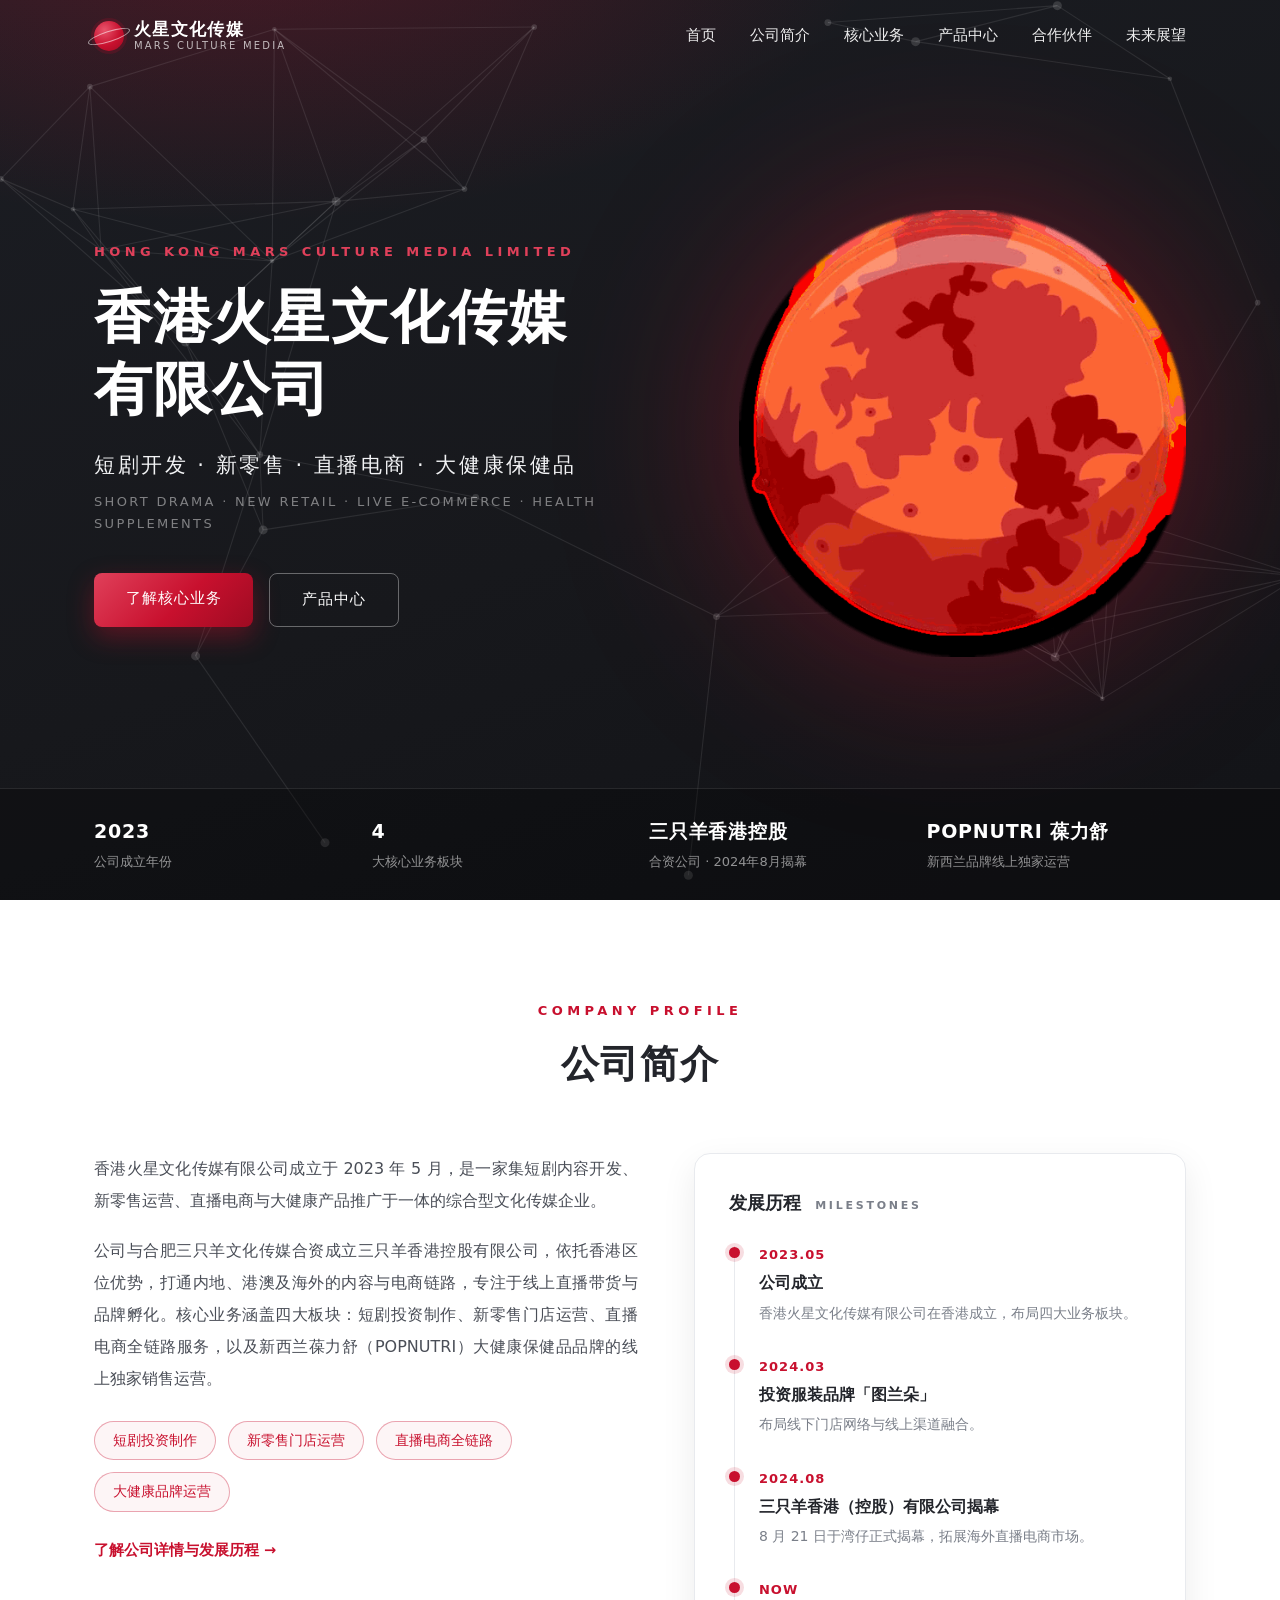
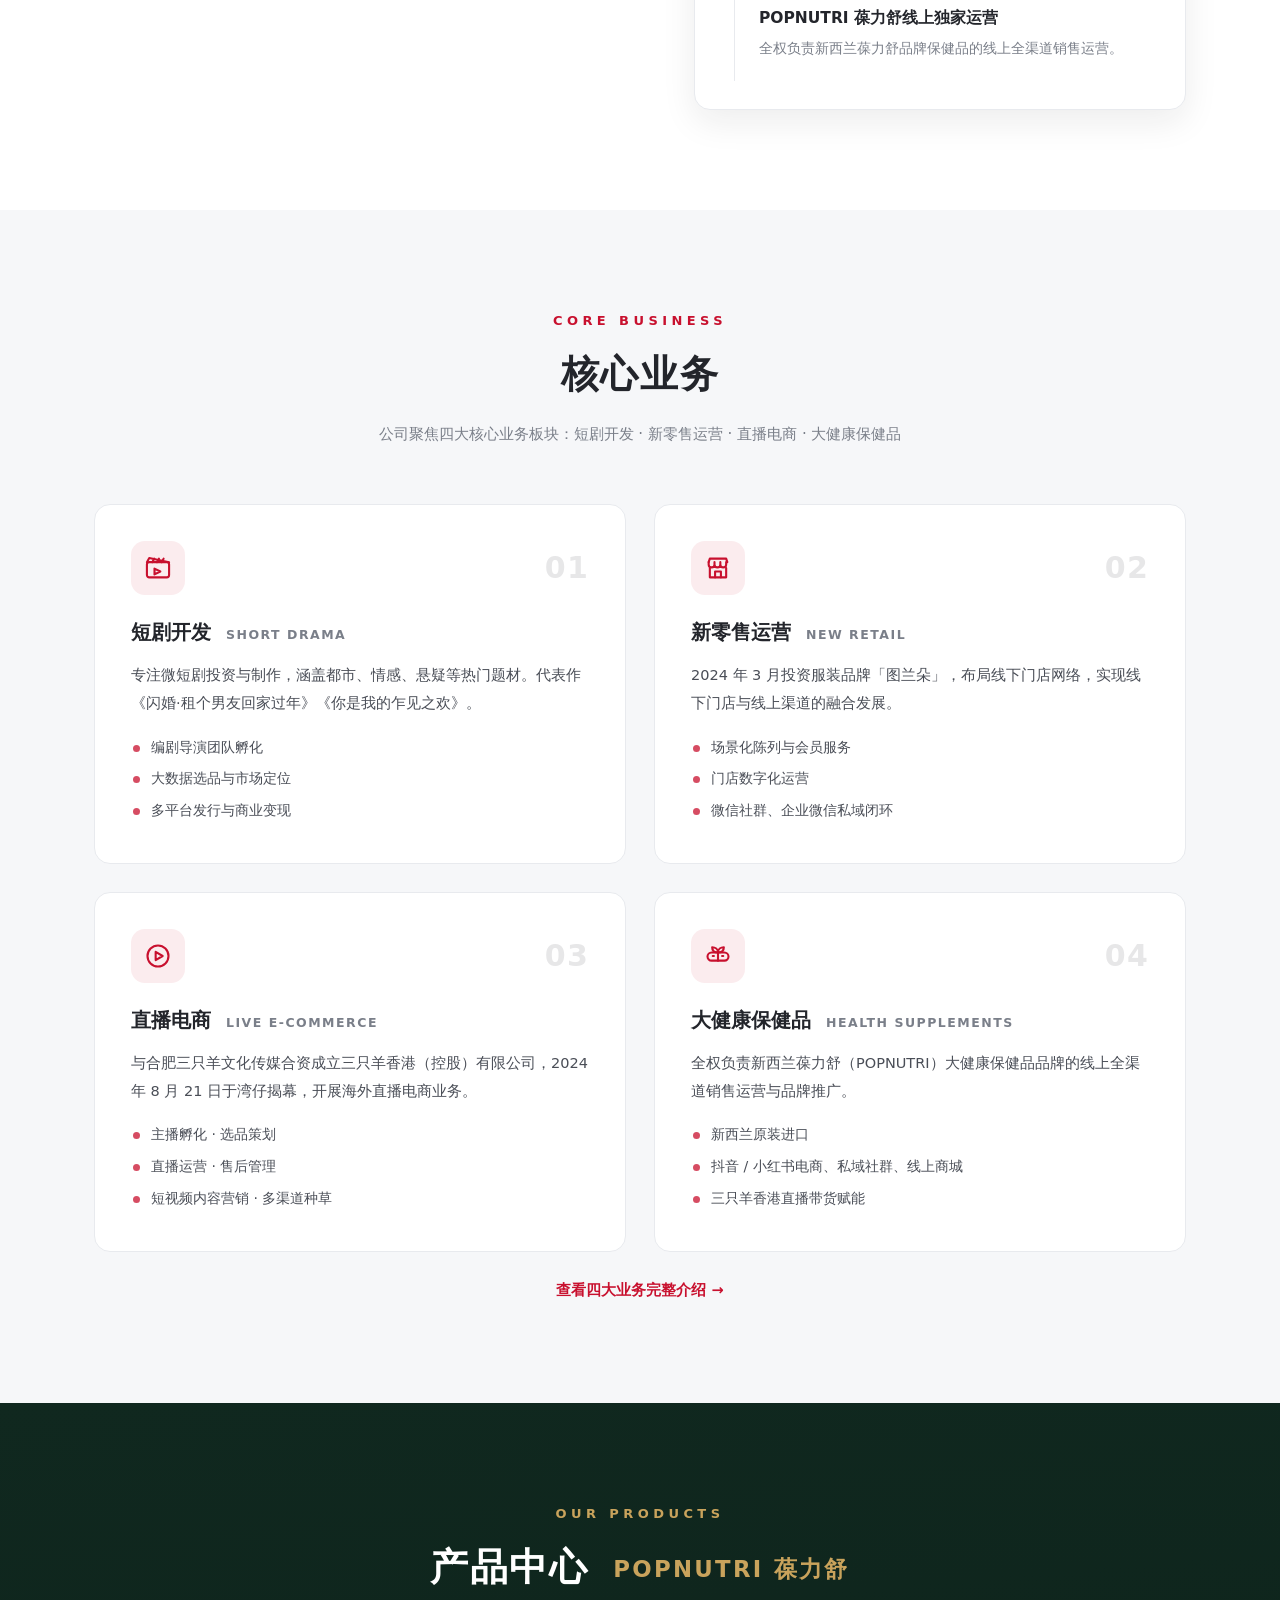
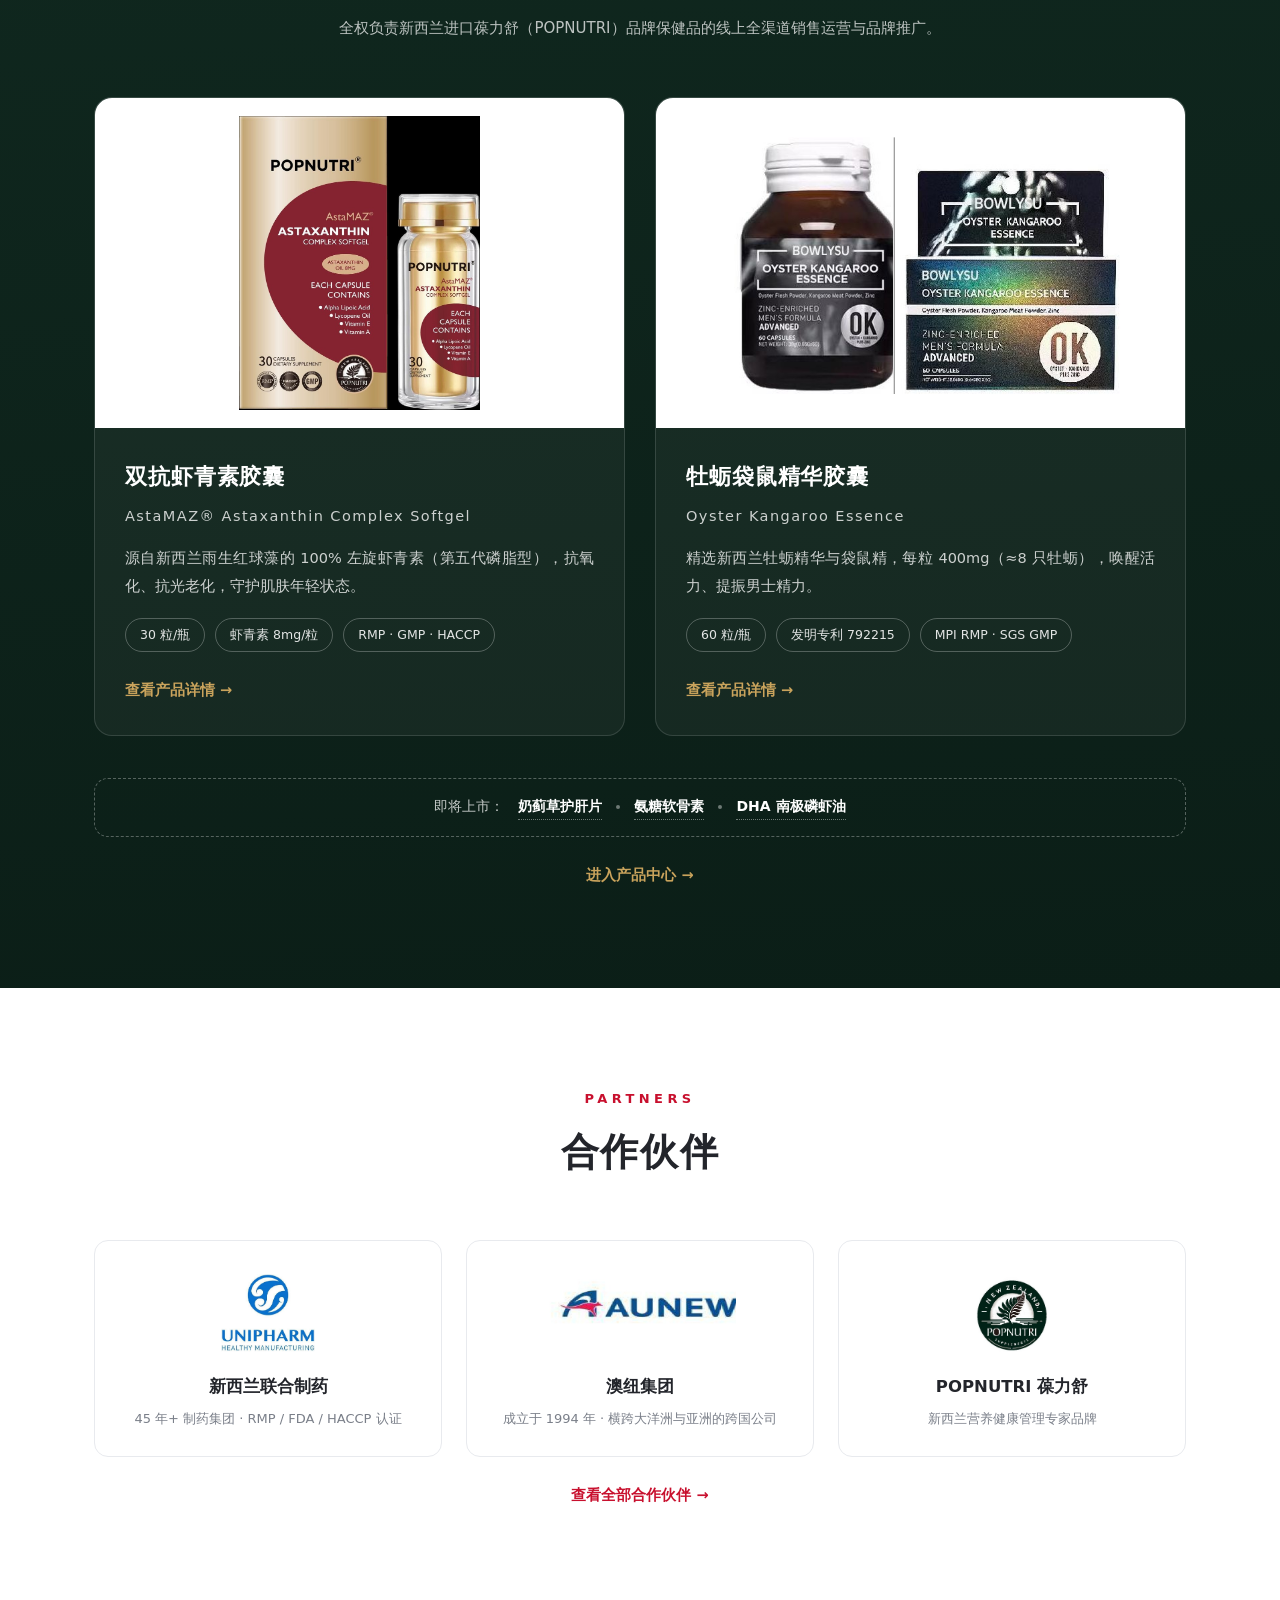
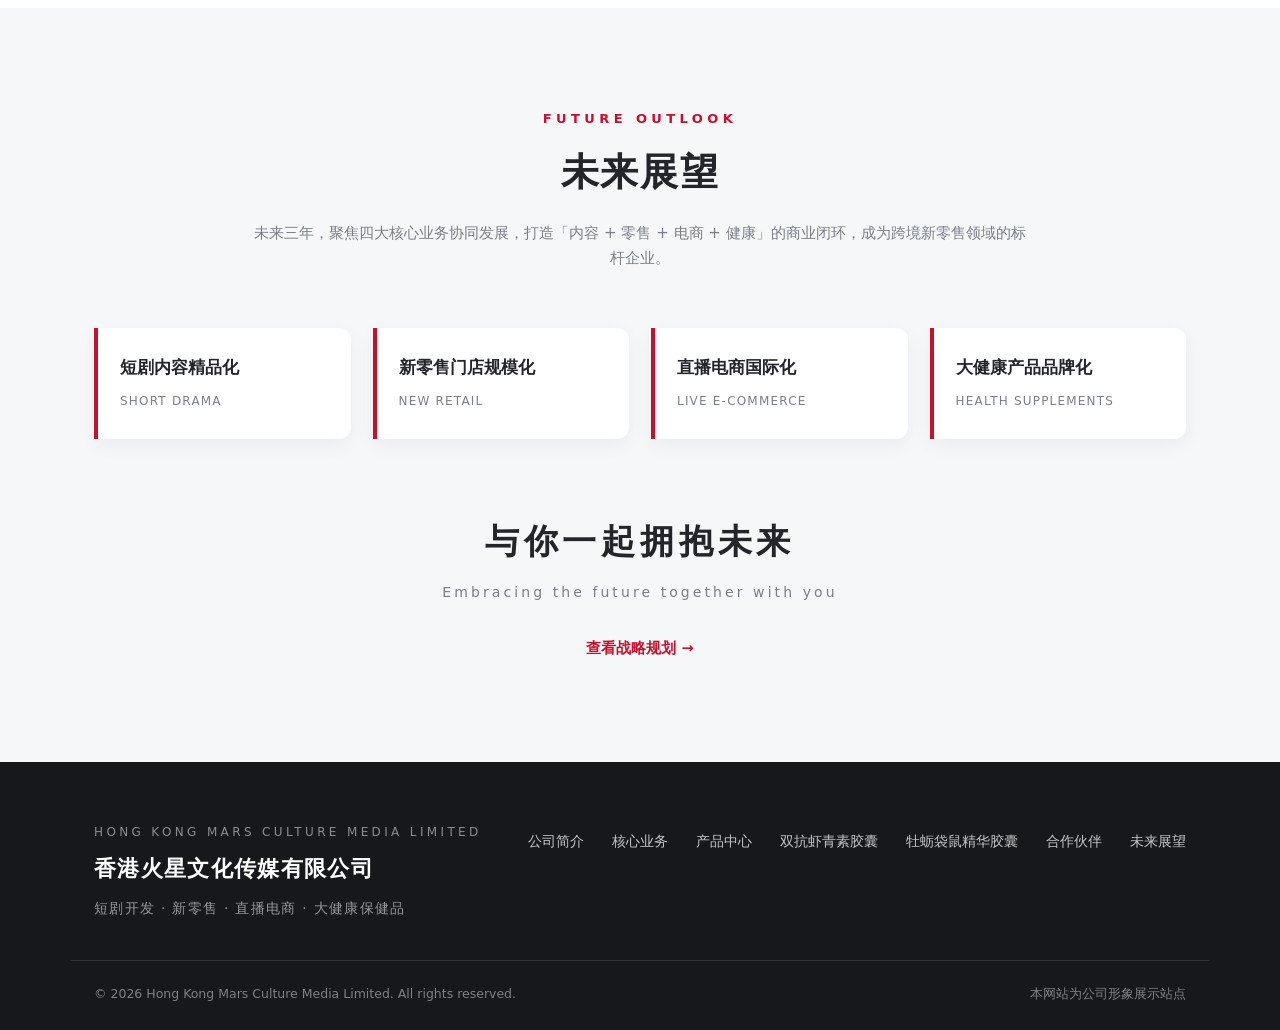
<file: index.html>
<!DOCTYPE html>
<html lang="zh-CN">
<head>
<meta charset="UTF-8">
<meta name="viewport" content="width=device-width, initial-scale=1.0">
<title>香港火星文化传媒有限公司 — 短剧开发 · 新零售 · 直播电商 · 大健康保健品</title>
<meta name="description" content="香港火星文化传媒有限公司成立于2023年5月，是一家集短剧内容开发、新零售运营、直播电商与大健康产品推广于一体的综合型文化传媒企业，与合肥三只羊文化传媒合资成立三只羊香港控股有限公司。">
<meta name="keywords" content="香港火星文化传媒,短剧开发,新零售,直播电商,大健康保健品,POPNUTRI,葆力舒,三只羊香港">
<meta property="og:title" content="香港火星文化传媒有限公司">
<meta property="og:description" content="短剧开发 · 新零售 · 直播电商 · 大健康保健品 — Short Drama · New Retail · Live E-commerce · Health Supplements">
<meta property="og:type" content="website">
<meta name="theme-color" content="#17181c">
<link rel="icon" type="image/svg+xml" href="assets/favicon.svg">
<link rel="stylesheet" href="assets/css/style.css">
<script type="application/ld+json">
{"@context":"https://schema.org","@type":"Organization","name":"香港火星文化传媒有限公司","alternateName":"Hong Kong Mars Culture Media Limited","foundingDate":"2023-05","description":"集短剧内容开发、新零售运营、直播电商与大健康产品推广于一体的综合型文化传媒企业。"}
</script>
</head>
<body data-page="home">

<header class="nav" id="nav">
  <div class="container nav-inner">
    <a class="brand" href="index.html" aria-label="返回首页">
      <span class="brand-mark" aria-hidden="true"></span>
      <span class="brand-text"><strong>火星文化传媒</strong><em>MARS CULTURE MEDIA</em></span>
    </a>
    <nav class="nav-links" id="navLinks" aria-label="主导航">
      <a href="index.html" class="active">首页</a>
      <a href="about.html">公司简介</a>
      <a href="business.html">核心业务</a>
      <a href="products.html">产品中心</a>
      <a href="partners.html">合作伙伴</a>
      <a href="future.html">未来展望</a>
    </nav>
    <button class="nav-toggle" id="navToggle" aria-label="打开菜单" aria-expanded="false">
      <span></span><span></span><span></span>
    </button>
  </div>
</header>

<main>

<!-- ======= Hero ======= -->
<section class="hero" id="home">
  <div class="hero-bg" aria-hidden="true"></div>
  <div class="container hero-inner">
    <div class="hero-copy reveal">
      <p class="eyebrow">HONG KONG MARS CULTURE MEDIA LIMITED</p>
      <h1>香港火星文化传媒<br>有限公司</h1>
      <p class="hero-tags">短剧开发 · 新零售 · 直播电商 · 大健康保健品</p>
      <p class="hero-en">Short Drama · New Retail · Live E-commerce · Health Supplements</p>
      <div class="hero-cta">
        <a class="btn btn-primary" href="business.html">了解核心业务</a>
        <a class="btn btn-ghost" href="products.html">产品中心</a>
      </div>
    </div>
    <div class="hero-art reveal delay-1" aria-hidden="true">
      <img src="assets/img/mars-planet.png" alt="" width="520" height="520">
    </div>
  </div>
  <div class="hero-stats">
    <div class="container hero-stats-inner">
      <div><strong>2023</strong><span>公司成立年份</span></div>
      <div><strong>4</strong><span>大核心业务板块</span></div>
      <div><strong>三只羊香港控股</strong><span>合资公司 · 2024年8月揭幕</span></div>
      <div><strong>POPNUTRI 葆力舒</strong><span>新西兰品牌线上独家运营</span></div>
    </div>
  </div>
</section>

<!-- ======= 公司简介 ======= -->
<section class="section" id="about">
  <div class="container">
    <div class="sec-head reveal">
      <p class="kicker">COMPANY PROFILE</p>
      <h2>公司简介</h2>
    </div>
    <div class="about-grid">
      <div class="about-copy reveal">
        <p>香港火星文化传媒有限公司成立于 2023 年 5 月，是一家集短剧内容开发、新零售运营、直播电商与大健康产品推广于一体的综合型文化传媒企业。</p>
        <p>公司与合肥三只羊文化传媒合资成立三只羊香港控股有限公司，依托香港区位优势，打通内地、港澳及海外的内容与电商链路，专注于线上直播带货与品牌孵化。核心业务涵盖四大板块：短剧投资制作、新零售门店运营、直播电商全链路服务，以及新西兰葆力舒（POPNUTRI）大健康保健品品牌的线上独家销售运营。</p>
        <div class="chips" aria-label="业务板块">
          <span>短剧投资制作</span><span>新零售门店运营</span><span>直播电商全链路</span><span>大健康品牌运营</span>
        </div>
        <a class="more-link" href="about.html">了解公司详情与发展历程 →</a>
      </div>
      <div class="timeline reveal delay-1" aria-label="发展历程">
        <h3>发展历程 <em>MILESTONES</em></h3>
        <ol>
          <li>
            <span class="t-date">2023.05</span>
            <div class="t-body"><strong>公司成立</strong><p>香港火星文化传媒有限公司在香港成立，布局四大业务板块。</p></div>
          </li>
          <li>
            <span class="t-date">2024.03</span>
            <div class="t-body"><strong>投资服装品牌「图兰朵」</strong><p>布局线下门店网络与线上渠道融合。</p></div>
          </li>
          <li>
            <span class="t-date">2024.08</span>
            <div class="t-body"><strong>三只羊香港（控股）有限公司揭幕</strong><p>8 月 21 日于湾仔正式揭幕，拓展海外直播电商市场。</p></div>
          </li>
          <li>
            <span class="t-date">NOW</span>
            <div class="t-body"><strong>POPNUTRI 葆力舒线上独家运营</strong><p>全权负责新西兰葆力舒品牌保健品的线上全渠道销售运营。</p></div>
          </li>
        </ol>
      </div>
    </div>
  </div>
</section>

<!-- ======= 核心业务 ======= -->
<section class="section alt" id="business">
  <div class="container">
    <div class="sec-head reveal">
      <p class="kicker">CORE BUSINESS</p>
      <h2>核心业务</h2>
      <p class="sub">公司聚焦四大核心业务板块：短剧开发 · 新零售运营 · 直播电商 · 大健康保健品</p>
    </div>
    <div class="biz-grid">
      <article class="biz-card reveal">
        <div class="biz-top">
          <span class="biz-icon" aria-hidden="true">
            <svg viewBox="0 0 24 24" fill="none" stroke="currentColor" stroke-width="1.8" stroke-linecap="round" stroke-linejoin="round"><rect x="2.5" y="7" width="19" height="13" rx="2"/><path d="M2.5 7l2-3.5 17 3.5"/><path d="M7 7l1.8-3M11 7l1.8-3M15 7l1.8-3"/><path d="M9 12.5l5 2.5-5 2.5z"/></svg>
          </span>
          <span class="biz-no">01</span>
        </div>
        <h3>短剧开发 <em>Short Drama</em></h3>
        <p>专注微短剧投资与制作，涵盖都市、情感、悬疑等热门题材。代表作《闪婚·租个男友回家过年》《你是我的乍见之欢》。</p>
        <ul>
          <li>编剧导演团队孵化</li>
          <li>大数据选品与市场定位</li>
          <li>多平台发行与商业变现</li>
        </ul>
      </article>
      <article class="biz-card reveal delay-1">
        <div class="biz-top">
          <span class="biz-icon" aria-hidden="true">
            <svg viewBox="0 0 24 24" fill="none" stroke="currentColor" stroke-width="1.8" stroke-linecap="round" stroke-linejoin="round"><path d="M4 7l1-3h14l1 3"/><path d="M4 7v2a2.5 2.5 0 0 0 5 0V7M9 7v2a2.5 2.5 0 0 0 5 0V7M14 7v2a2.5 2.5 0 0 0 5 0V7"/><path d="M5 12v8h14v-8"/><path d="M9.5 20v-5h5v5"/></svg>
          </span>
          <span class="biz-no">02</span>
        </div>
        <h3>新零售运营 <em>New Retail</em></h3>
        <p>2024 年 3 月投资服装品牌「图兰朵」，布局线下门店网络，实现线下门店与线上渠道的融合发展。</p>
        <ul>
          <li>场景化陈列与会员服务</li>
          <li>门店数字化运营</li>
          <li>微信社群、企业微信私域闭环</li>
        </ul>
      </article>
      <article class="biz-card reveal">
        <div class="biz-top">
          <span class="biz-icon" aria-hidden="true">
            <svg viewBox="0 0 24 24" fill="none" stroke="currentColor" stroke-width="1.8" stroke-linecap="round" stroke-linejoin="round"><circle cx="12" cy="12" r="9"/><path d="M10 8.5l6 3.5-6 3.5z"/></svg>
          </span>
          <span class="biz-no">03</span>
        </div>
        <h3>直播电商 <em>Live E-commerce</em></h3>
        <p>与合肥三只羊文化传媒合资成立三只羊香港（控股）有限公司，2024 年 8 月 21 日于湾仔揭幕，开展海外直播电商业务。</p>
        <ul>
          <li>主播孵化 · 选品策划</li>
          <li>直播运营 · 售后管理</li>
          <li>短视频内容营销 · 多渠道种草</li>
        </ul>
      </article>
      <article class="biz-card reveal delay-1">
        <div class="biz-top">
          <span class="biz-icon" aria-hidden="true">
            <svg viewBox="0 0 24 24" fill="none" stroke="currentColor" stroke-width="1.8" stroke-linecap="round" stroke-linejoin="round"><rect x="3" y="9" width="18" height="7" rx="3.5"/><path d="M12 9v7"/><path d="M7.5 12h1M15.5 12h1"/><path d="M12 9c0-3 2.5-4.5 5-4.5 0 3-2 4.5-5 4.5zM12 9c0-3-2.5-4.5-5-4.5 0 3 2 4.5 5 4.5z"/></svg>
          </span>
          <span class="biz-no">04</span>
        </div>
        <h3>大健康保健品 <em>Health Supplements</em></h3>
        <p>全权负责新西兰葆力舒（POPNUTRI）大健康保健品品牌的线上全渠道销售运营与品牌推广。</p>
        <ul>
          <li>新西兰原装进口</li>
          <li>抖音 / 小红书电商、私域社群、线上商城</li>
          <li>三只羊香港直播带货赋能</li>
        </ul>
      </article>
    </div>
    <p class="center"><a class="more-link" href="business.html">查看四大业务完整介绍 →</a></p>
  </div>
</section>

<!-- ======= 产品精选 ======= -->
<section class="section products" id="products">
  <div class="container">
    <div class="sec-head reveal">
      <p class="kicker gold">OUR PRODUCTS</p>
      <h2>产品中心 <em>POPNUTRI 葆力舒</em></h2>
      <p class="sub light">全权负责新西兰进口葆力舒（POPNUTRI）品牌保健品的线上全渠道销售运营与品牌推广。</p>
    </div>
    <div class="prod-grid">
      <article class="prod-card reveal">
        <a href="product-astaxanthin.html" class="prod-img" aria-label="查看双抗虾青素胶囊详情">
          <img src="assets/img/product-astaxanthin.jpg" alt="POPNUTRI 双抗虾青素胶囊" width="800" height="976" loading="lazy">
        </a>
        <div class="prod-body">
          <h3><a href="product-astaxanthin.html">双抗虾青素胶囊</a></h3>
          <p class="prod-en">AstaMAZ® Astaxanthin Complex Softgel</p>
          <p>源自新西兰雨生红球藻的 100% 左旋虾青素（第五代磷脂型），抗氧化、抗光老化，守护肌肤年轻状态。</p>
          <div class="tags"><span>30 粒/瓶</span><span>虾青素 8mg/粒</span><span>RMP · GMP · HACCP</span></div>
          <a class="more-link gold" href="product-astaxanthin.html">查看产品详情 →</a>
        </div>
      </article>
      <article class="prod-card reveal delay-1">
        <a href="product-oyster.html" class="prod-img" aria-label="查看牡蛎袋鼠精华胶囊详情">
          <img src="assets/img/product-oyster.jpg" alt="POPNUTRI 牡蛎袋鼠精华胶囊" width="620" height="440" loading="lazy">
        </a>
        <div class="prod-body">
          <h3><a href="product-oyster.html">牡蛎袋鼠精华胶囊</a></h3>
          <p class="prod-en">Oyster Kangaroo Essence</p>
          <p>精选新西兰牡蛎精华与袋鼠精，每粒 400mg（≈8 只牡蛎），唤醒活力、提振男士精力。</p>
          <div class="tags"><span>60 粒/瓶</span><span>发明专利 792215</span><span>MPI RMP · SGS GMP</span></div>
          <a class="more-link gold" href="product-oyster.html">查看产品详情 →</a>
        </div>
      </article>
    </div>
    <div class="coming-mini reveal">
      <span>即将上市：</span><a href="products.html">奶蓟草护肝片</a><i></i><a href="products.html">氨糖软骨素</a><i></i><a href="products.html">DHA 南极磷虾油</a>
    </div>
    <p class="center"><a class="more-link gold" href="products.html">进入产品中心 →</a></p>
  </div>
</section>

<!-- ======= 合作伙伴 ======= -->
<section class="section" id="partners">
  <div class="container">
    <div class="sec-head reveal">
      <p class="kicker">PARTNERS</p>
      <h2>合作伙伴</h2>
    </div>
    <div class="partner-grid">
      <article class="partner-card reveal">
        <div class="p-logo"><img src="assets/img/logo-unipharm.jpg" alt="UNIPHARM" width="546" height="457" loading="lazy"></div>
        <h3>新西兰联合制药</h3>
        <p>45 年+ 制药集团 · RMP / FDA / HACCP 认证</p>
      </article>
      <article class="partner-card reveal delay-1">
        <div class="p-logo"><img src="assets/img/logo-aunew.jpg" alt="AUNEW" width="585" height="232" loading="lazy"></div>
        <h3>澳纽集团</h3>
        <p>成立于 1994 年 · 横跨大洋洲与亚洲的跨国公司</p>
      </article>
      <article class="partner-card reveal delay-2">
        <div class="p-logo"><img src="assets/img/logo-popnutri.jpg" alt="POPNUTRI" width="410" height="410" loading="lazy"></div>
        <h3>POPNUTRI 葆力舒</h3>
        <p>新西兰营养健康管理专家品牌</p>
      </article>
    </div>
    <p class="center"><a class="more-link" href="partners.html">查看全部合作伙伴 →</a></p>
  </div>
</section>

<!-- ======= 未来展望 ======= -->
<section class="section alt" id="future">
  <div class="container">
    <div class="sec-head reveal">
      <p class="kicker">FUTURE OUTLOOK</p>
      <h2>未来展望</h2>
      <p class="sub">未来三年，聚焦四大核心业务协同发展，打造「内容 + 零售 + 电商 + 健康」的商业闭环，成为跨境新零售领域的标杆企业。</p>
    </div>
    <div class="pillar-grid">
      <div class="pillar reveal"><strong>短剧内容精品化</strong><span>Short Drama</span></div>
      <div class="pillar reveal delay-1"><strong>新零售门店规模化</strong><span>New Retail</span></div>
      <div class="pillar reveal delay-2"><strong>直播电商国际化</strong><span>Live E-commerce</span></div>
      <div class="pillar reveal delay-3"><strong>大健康产品品牌化</strong><span>Health Supplements</span></div>
    </div>
    <div class="quote reveal">
      <p class="q-cn">与你一起拥抱未来</p>
      <p class="q-en">Embracing the future together with you</p>
    </div>
    <p class="center"><a class="more-link" href="future.html">查看战略规划 →</a></p>
  </div>
</section>

</main>

<footer class="footer">
  <div class="container footer-inner">
    <div class="f-brand">
      <p class="f-en">HONG KONG MARS CULTURE MEDIA LIMITED</p>
      <p class="f-cn">香港火星文化传媒有限公司</p>
      <p class="f-tags">短剧开发 · 新零售 · 直播电商 · 大健康保健品</p>
    </div>
    <nav class="f-nav" aria-label="页脚导航">
      <a href="about.html">公司简介</a>
      <a href="business.html">核心业务</a>
      <a href="products.html">产品中心</a>
      <a href="product-astaxanthin.html">双抗虾青素胶囊</a>
      <a href="product-oyster.html">牡蛎袋鼠精华胶囊</a>
      <a href="partners.html">合作伙伴</a>
      <a href="future.html">未来展望</a>
    </nav>
  </div>
  <div class="container f-bottom">
    <p>© 2026 Hong Kong Mars Culture Media Limited. All rights reserved.</p>
    <p>本网站为公司形象展示站点</p>
  </div>
</footer>

<button id="toTop" aria-label="返回顶部">↑</button>
<script src="assets/js/main.js"></script>
</body>
</html>
</file>
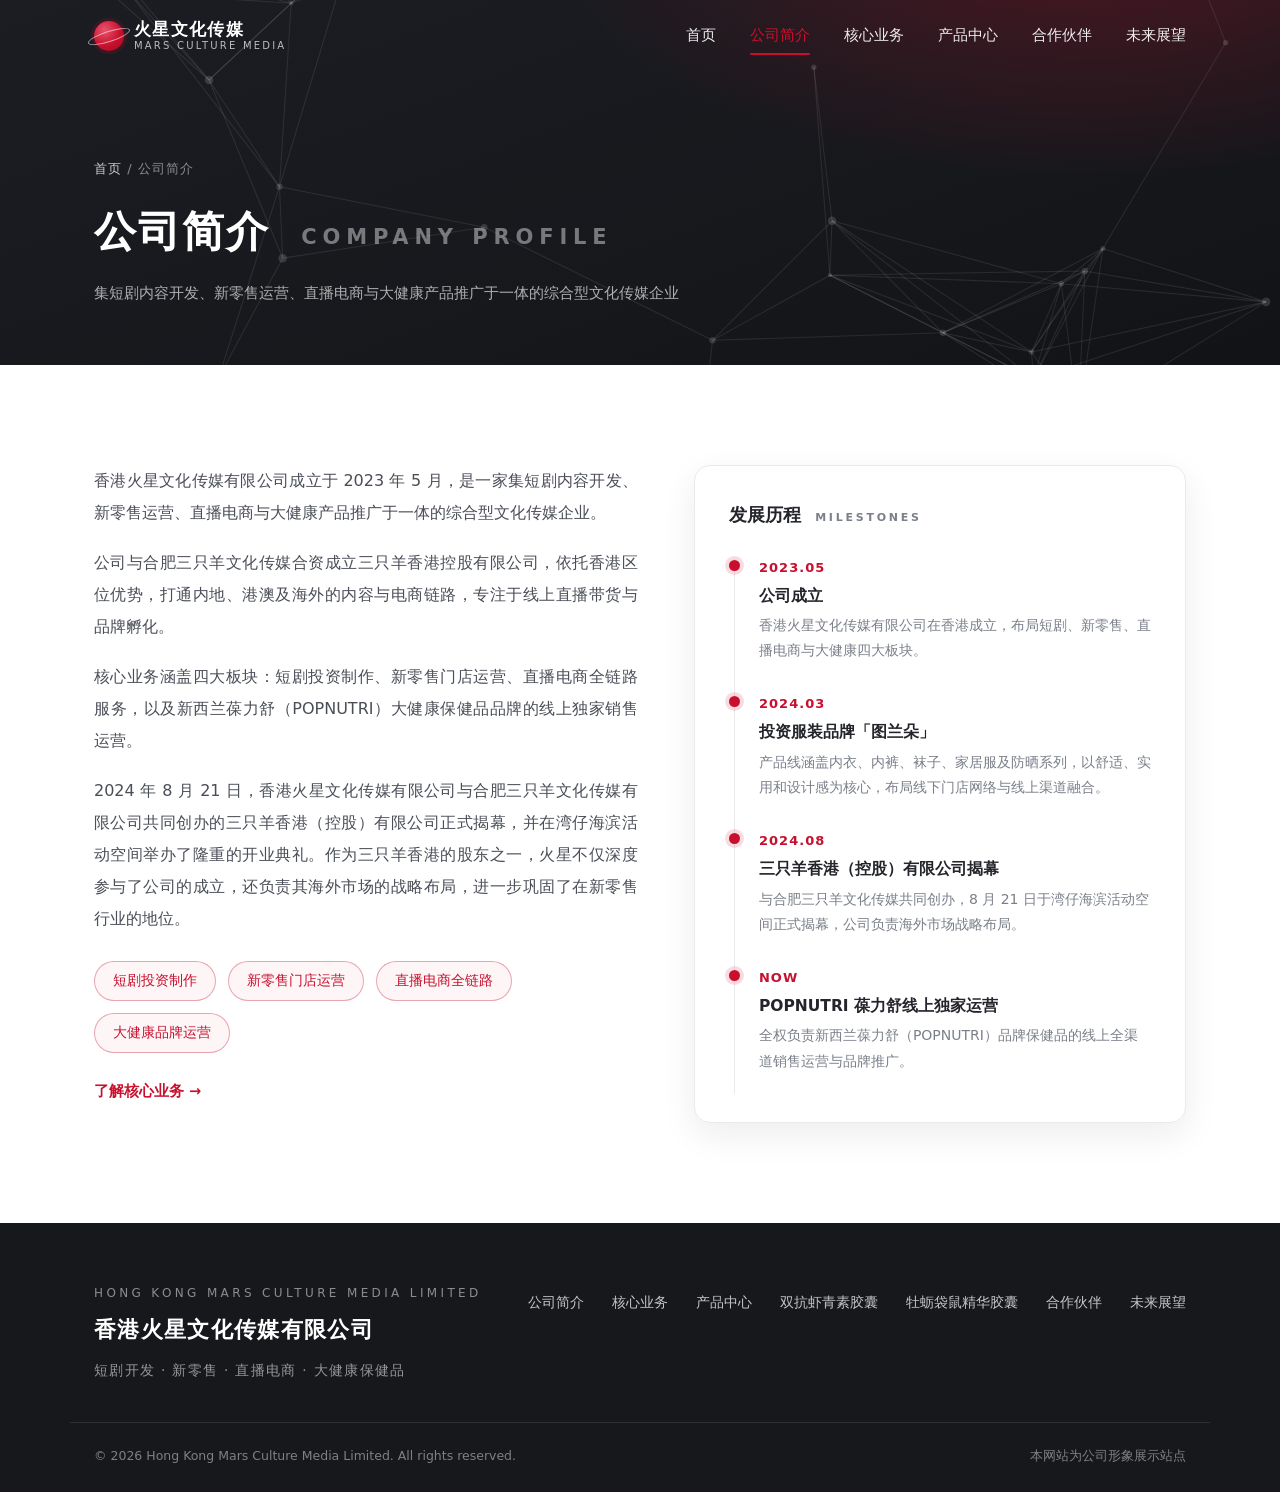
<file: about.html>
<!DOCTYPE html>
<html lang="zh-CN">
<head>
<meta charset="UTF-8">
<meta name="viewport" content="width=device-width, initial-scale=1.0">
<title>公司简介 — 香港火星文化传媒有限公司</title>
<meta name="description" content="香港火星文化传媒有限公司成立于2023年5月，与合肥三只羊文化传媒合资成立三只羊香港控股有限公司，业务涵盖短剧投资制作、新零售门店运营、直播电商全链路服务与大健康保健品品牌运营。">
<meta name="keywords" content="香港火星文化传媒,公司简介,三只羊香港,图兰朵,发展历程">
<link rel="icon" type="image/svg+xml" href="assets/favicon.svg">
<link rel="stylesheet" href="assets/css/style.css">
</head>
<body data-page="about">

<header class="nav" id="nav">
  <div class="container nav-inner">
    <a class="brand" href="index.html" aria-label="返回首页">
      <span class="brand-mark" aria-hidden="true"></span>
      <span class="brand-text"><strong>火星文化传媒</strong><em>MARS CULTURE MEDIA</em></span>
    </a>
    <nav class="nav-links" id="navLinks" aria-label="主导航">
      <a href="index.html">首页</a>
      <a href="about.html" class="active">公司简介</a>
      <a href="business.html">核心业务</a>
      <a href="products.html">产品中心</a>
      <a href="partners.html">合作伙伴</a>
      <a href="future.html">未来展望</a>
    </nav>
    <button class="nav-toggle" id="navToggle" aria-label="打开菜单" aria-expanded="false">
      <span></span><span></span><span></span>
    </button>
  </div>
</header>

<main>

<section class="page-hero">
  <div class="container">
    <p class="crumb"><a href="index.html">首页</a> / 公司简介</p>
    <h1>公司简介 <em>Company Profile</em></h1>
    <p class="page-sub">集短剧内容开发、新零售运营、直播电商与大健康产品推广于一体的综合型文化传媒企业</p>
  </div>
</section>

<section class="section">
  <div class="container">
    <div class="about-grid">
      <div class="about-copy reveal">
        <p>香港火星文化传媒有限公司成立于 2023 年 5 月，是一家集短剧内容开发、新零售运营、直播电商与大健康产品推广于一体的综合型文化传媒企业。</p>
        <p>公司与合肥三只羊文化传媒合资成立三只羊香港控股有限公司，依托香港区位优势，打通内地、港澳及海外的内容与电商链路，专注于线上直播带货与品牌孵化。</p>
        <p>核心业务涵盖四大板块：短剧投资制作、新零售门店运营、直播电商全链路服务，以及新西兰葆力舒（POPNUTRI）大健康保健品品牌的线上独家销售运营。</p>
        <p>2024 年 8 月 21 日，香港火星文化传媒有限公司与合肥三只羊文化传媒有限公司共同创办的三只羊香港（控股）有限公司正式揭幕，并在湾仔海滨活动空间举办了隆重的开业典礼。作为三只羊香港的股东之一，火星不仅深度参与了公司的成立，还负责其海外市场的战略布局，进一步巩固了在新零售行业的地位。</p>
        <div class="chips" aria-label="业务板块">
          <span>短剧投资制作</span><span>新零售门店运营</span><span>直播电商全链路</span><span>大健康品牌运营</span>
        </div>
        <a class="more-link" href="business.html">了解核心业务 →</a>
      </div>
      <div class="timeline reveal delay-1" aria-label="发展历程">
        <h3>发展历程 <em>MILESTONES</em></h3>
        <ol>
          <li>
            <span class="t-date">2023.05</span>
            <div class="t-body"><strong>公司成立</strong><p>香港火星文化传媒有限公司在香港成立，布局短剧、新零售、直播电商与大健康四大板块。</p></div>
          </li>
          <li>
            <span class="t-date">2024.03</span>
            <div class="t-body"><strong>投资服装品牌「图兰朵」</strong><p>产品线涵盖内衣、内裤、袜子、家居服及防晒系列，以舒适、实用和设计感为核心，布局线下门店网络与线上渠道融合。</p></div>
          </li>
          <li>
            <span class="t-date">2024.08</span>
            <div class="t-body"><strong>三只羊香港（控股）有限公司揭幕</strong><p>与合肥三只羊文化传媒共同创办，8 月 21 日于湾仔海滨活动空间正式揭幕，公司负责海外市场战略布局。</p></div>
          </li>
          <li>
            <span class="t-date">NOW</span>
            <div class="t-body"><strong>POPNUTRI 葆力舒线上独家运营</strong><p>全权负责新西兰葆力舒（POPNUTRI）品牌保健品的线上全渠道销售运营与品牌推广。</p></div>
          </li>
        </ol>
      </div>
    </div>
  </div>
</section>

</main>

<footer class="footer">
  <div class="container footer-inner">
    <div class="f-brand">
      <p class="f-en">HONG KONG MARS CULTURE MEDIA LIMITED</p>
      <p class="f-cn">香港火星文化传媒有限公司</p>
      <p class="f-tags">短剧开发 · 新零售 · 直播电商 · 大健康保健品</p>
    </div>
    <nav class="f-nav" aria-label="页脚导航">
      <a href="about.html">公司简介</a>
      <a href="business.html">核心业务</a>
      <a href="products.html">产品中心</a>
      <a href="product-astaxanthin.html">双抗虾青素胶囊</a>
      <a href="product-oyster.html">牡蛎袋鼠精华胶囊</a>
      <a href="partners.html">合作伙伴</a>
      <a href="future.html">未来展望</a>
    </nav>
  </div>
  <div class="container f-bottom">
    <p>© 2026 Hong Kong Mars Culture Media Limited. All rights reserved.</p>
    <p>本网站为公司形象展示站点</p>
  </div>
</footer>

<button id="toTop" aria-label="返回顶部">↑</button>
<script src="assets/js/main.js"></script>
</body>
</html>
</file>
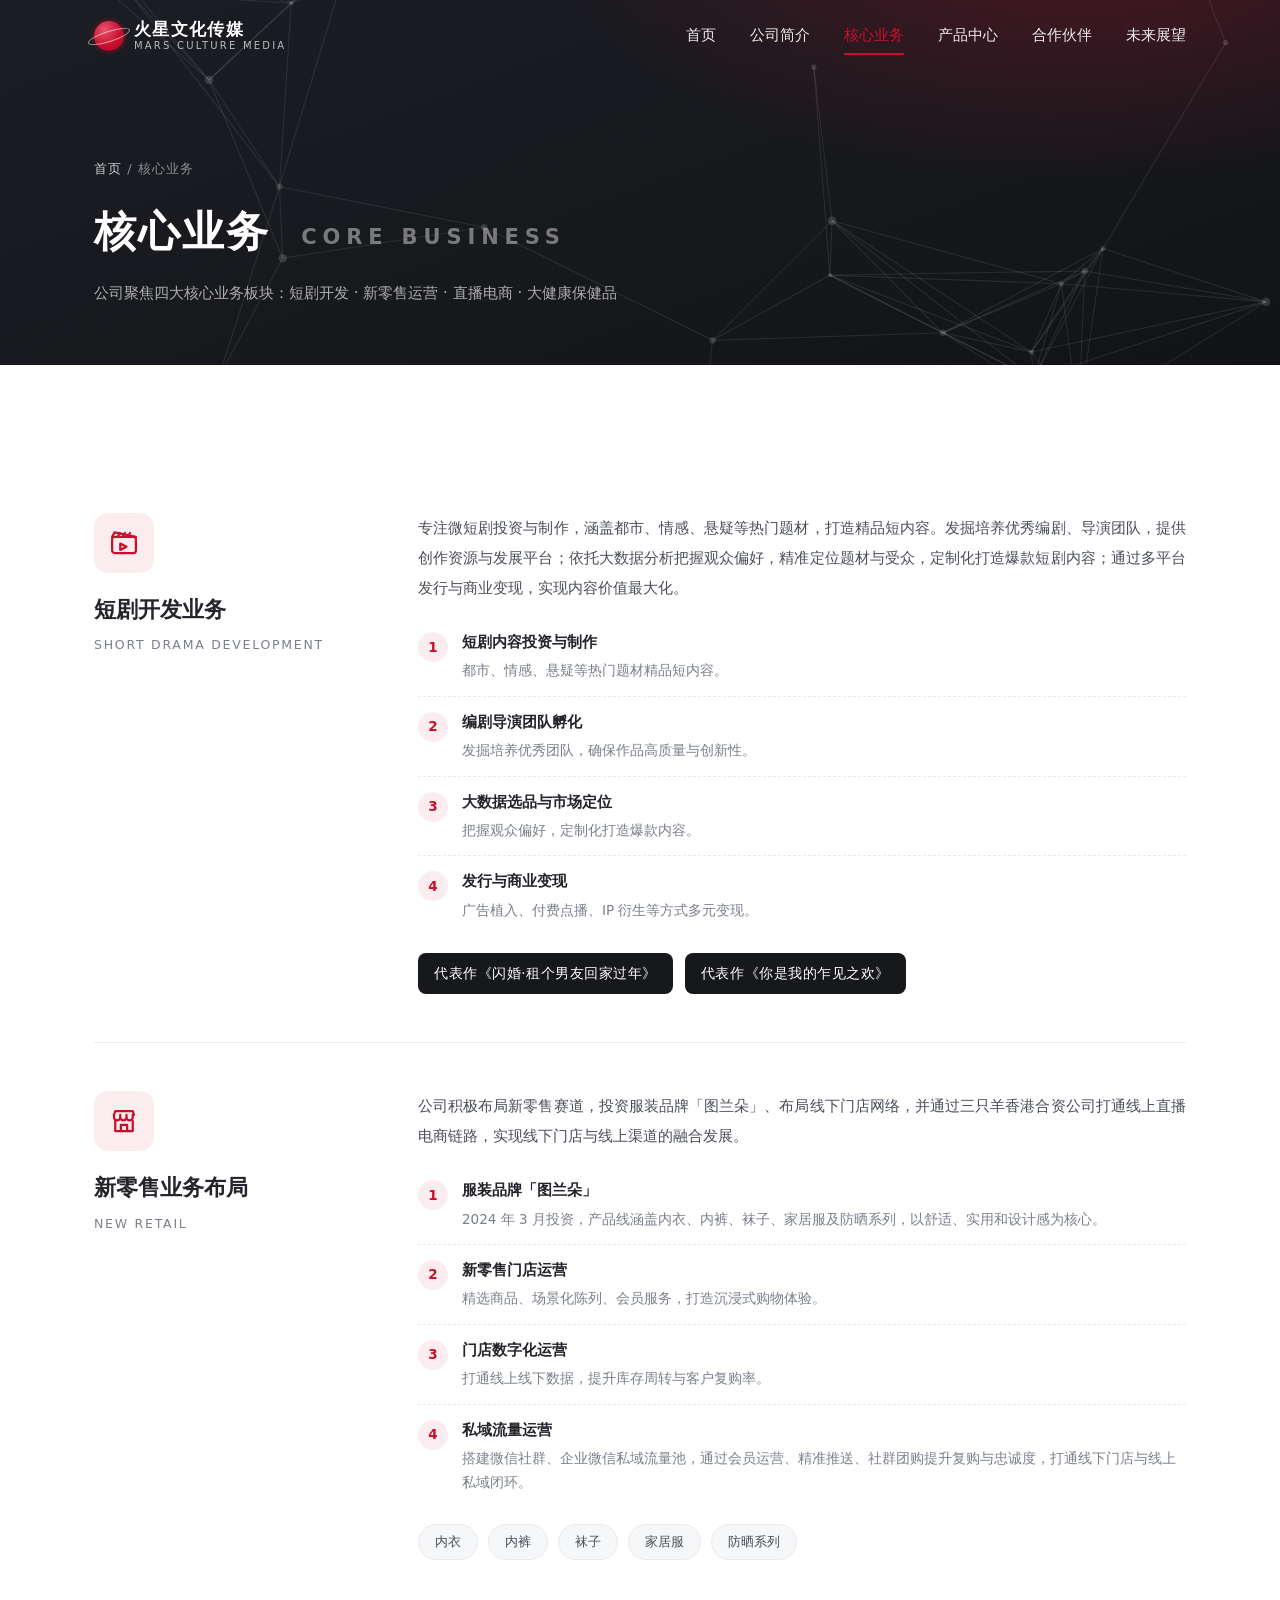
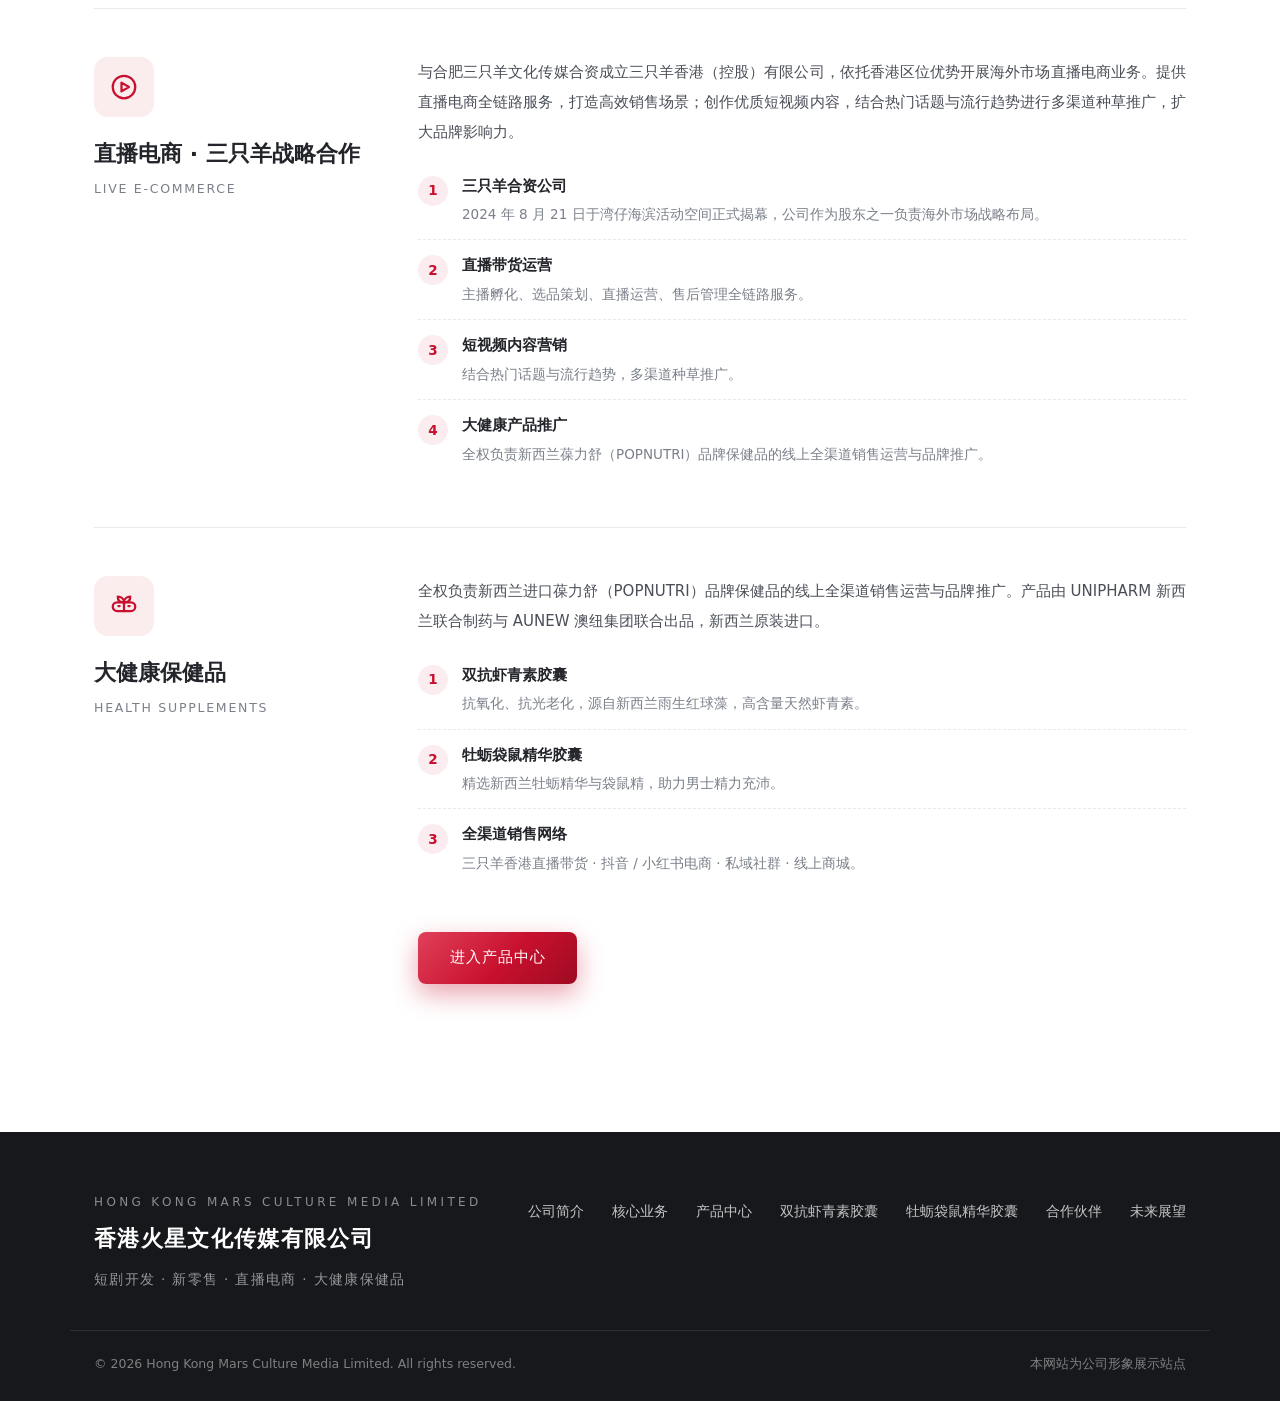
<file: business.html>
<!DOCTYPE html>
<html lang="zh-CN">
<head>
<meta charset="UTF-8">
<meta name="viewport" content="width=device-width, initial-scale=1.0">
<title>核心业务 — 香港火星文化传媒有限公司</title>
<meta name="description" content="短剧内容投资与制作、新零售门店运营、直播电商全链路服务、新西兰葆力舒（POPNUTRI）大健康保健品线上独家运营——香港火星文化传媒四大核心业务。">
<meta name="keywords" content="短剧开发,微短剧制作,新零售,直播电商,三只羊香港,大健康保健品">
<link rel="icon" type="image/svg+xml" href="assets/favicon.svg">
<link rel="stylesheet" href="assets/css/style.css">
</head>
<body data-page="business">

<header class="nav" id="nav">
  <div class="container nav-inner">
    <a class="brand" href="index.html" aria-label="返回首页">
      <span class="brand-mark" aria-hidden="true"></span>
      <span class="brand-text"><strong>火星文化传媒</strong><em>MARS CULTURE MEDIA</em></span>
    </a>
    <nav class="nav-links" id="navLinks" aria-label="主导航">
      <a href="index.html">首页</a>
      <a href="about.html">公司简介</a>
      <a href="business.html" class="active">核心业务</a>
      <a href="products.html">产品中心</a>
      <a href="partners.html">合作伙伴</a>
      <a href="future.html">未来展望</a>
    </nav>
    <button class="nav-toggle" id="navToggle" aria-label="打开菜单" aria-expanded="false">
      <span></span><span></span><span></span>
    </button>
  </div>
</header>

<main>

<section class="page-hero">
  <div class="container">
    <p class="crumb"><a href="index.html">首页</a> / 核心业务</p>
    <h1>核心业务 <em>Core Business</em></h1>
    <p class="page-sub">公司聚焦四大核心业务板块：短剧开发 · 新零售运营 · 直播电商 · 大健康保健品</p>
  </div>
</section>

<section class="section">
  <div class="container">

    <div class="biz-block reveal">
      <div>
        <span class="biz-icon" aria-hidden="true">
          <svg viewBox="0 0 24 24" fill="none" stroke="currentColor" stroke-width="1.8" stroke-linecap="round" stroke-linejoin="round"><rect x="2.5" y="7" width="19" height="13" rx="2"/><path d="M2.5 7l2-3.5 17 3.5"/><path d="M7 7l1.8-3M11 7l1.8-3M15 7l1.8-3"/><path d="M9 12.5l5 2.5-5 2.5z"/></svg>
        </span>
        <h3>短剧开发业务</h3>
        <p class="biz-en">Short Drama Development</p>
      </div>
      <div>
        <p class="b-desc">专注微短剧投资与制作，涵盖都市、情感、悬疑等热门题材，打造精品短内容。发掘培养优秀编剧、导演团队，提供创作资源与发展平台；依托大数据分析把握观众偏好，精准定位题材与受众，定制化打造爆款短剧内容；通过多平台发行与商业变现，实现内容价值最大化。</p>
        <ul class="sell">
          <li><span class="no">1</span><div><strong>短剧内容投资与制作</strong><p>都市、情感、悬疑等热门题材精品短内容。</p></div></li>
          <li><span class="no">2</span><div><strong>编剧导演团队孵化</strong><p>发掘培养优秀团队，确保作品高质量与创新性。</p></div></li>
          <li><span class="no">3</span><div><strong>大数据选品与市场定位</strong><p>把握观众偏好，定制化打造爆款内容。</p></div></li>
          <li><span class="no">4</span><div><strong>发行与商业变现</strong><p>广告植入、付费点播、IP 衍生等方式多元变现。</p></div></li>
        </ul>
        <div class="works" aria-label="代表作品">
          <span>代表作《闪婚·租个男友回家过年》</span>
          <span>代表作《你是我的乍见之欢》</span>
        </div>
      </div>
    </div>

    <div class="biz-block reveal">
      <div>
        <span class="biz-icon" aria-hidden="true">
          <svg viewBox="0 0 24 24" fill="none" stroke="currentColor" stroke-width="1.8" stroke-linecap="round" stroke-linejoin="round"><path d="M4 7l1-3h14l1 3"/><path d="M4 7v2a2.5 2.5 0 0 0 5 0V7M9 7v2a2.5 2.5 0 0 0 5 0V7M14 7v2a2.5 2.5 0 0 0 5 0V7"/><path d="M5 12v8h14v-8"/><path d="M9.5 20v-5h5v5"/></svg>
        </span>
        <h3>新零售业务布局</h3>
        <p class="biz-en">New Retail</p>
      </div>
      <div>
        <p class="b-desc">公司积极布局新零售赛道，投资服装品牌「图兰朵」、布局线下门店网络，并通过三只羊香港合资公司打通线上直播电商链路，实现线下门店与线上渠道的融合发展。</p>
        <ul class="sell">
          <li><span class="no">1</span><div><strong>服装品牌「图兰朵」</strong><p>2024 年 3 月投资，产品线涵盖内衣、内裤、袜子、家居服及防晒系列，以舒适、实用和设计感为核心。</p></div></li>
          <li><span class="no">2</span><div><strong>新零售门店运营</strong><p>精选商品、场景化陈列、会员服务，打造沉浸式购物体验。</p></div></li>
          <li><span class="no">3</span><div><strong>门店数字化运营</strong><p>打通线上线下数据，提升库存周转与客户复购率。</p></div></li>
          <li><span class="no">4</span><div><strong>私域流量运营</strong><p>搭建微信社群、企业微信私域流量池，通过会员运营、精准推送、社群团购提升复购与忠诚度，打通线下门店与线上私域闭环。</p></div></li>
        </ul>
        <div class="chips-line" aria-label="图兰朵产品线">
          <span>内衣</span><span>内裤</span><span>袜子</span><span>家居服</span><span>防晒系列</span>
        </div>
      </div>
    </div>

    <div class="biz-block reveal">
      <div>
        <span class="biz-icon" aria-hidden="true">
          <svg viewBox="0 0 24 24" fill="none" stroke="currentColor" stroke-width="1.8" stroke-linecap="round" stroke-linejoin="round"><circle cx="12" cy="12" r="9"/><path d="M10 8.5l6 3.5-6 3.5z"/></svg>
        </span>
        <h3>直播电商 · 三只羊战略合作</h3>
        <p class="biz-en">Live E-commerce</p>
      </div>
      <div>
        <p class="b-desc">与合肥三只羊文化传媒合资成立三只羊香港（控股）有限公司，依托香港区位优势开展海外市场直播电商业务。提供直播电商全链路服务，打造高效销售场景；创作优质短视频内容，结合热门话题与流行趋势进行多渠道种草推广，扩大品牌影响力。</p>
        <ul class="sell">
          <li><span class="no">1</span><div><strong>三只羊合资公司</strong><p>2024 年 8 月 21 日于湾仔海滨活动空间正式揭幕，公司作为股东之一负责海外市场战略布局。</p></div></li>
          <li><span class="no">2</span><div><strong>直播带货运营</strong><p>主播孵化、选品策划、直播运营、售后管理全链路服务。</p></div></li>
          <li><span class="no">3</span><div><strong>短视频内容营销</strong><p>结合热门话题与流行趋势，多渠道种草推广。</p></div></li>
          <li><span class="no">4</span><div><strong>大健康产品推广</strong><p>全权负责新西兰葆力舒（POPNUTRI）品牌保健品的线上全渠道销售运营与品牌推广。</p></div></li>
        </ul>
      </div>
    </div>

    <div class="biz-block reveal">
      <div>
        <span class="biz-icon" aria-hidden="true">
          <svg viewBox="0 0 24 24" fill="none" stroke="currentColor" stroke-width="1.8" stroke-linecap="round" stroke-linejoin="round"><rect x="3" y="9" width="18" height="7" rx="3.5"/><path d="M12 9v7"/><path d="M7.5 12h1M15.5 12h1"/><path d="M12 9c0-3 2.5-4.5 5-4.5 0 3-2 4.5-5 4.5zM12 9c0-3-2.5-4.5-5-4.5 0 3 2 4.5 5 4.5z"/></svg>
        </span>
        <h3>大健康保健品</h3>
        <p class="biz-en">Health Supplements</p>
      </div>
      <div>
        <p class="b-desc">全权负责新西兰进口葆力舒（POPNUTRI）品牌保健品的线上全渠道销售运营与品牌推广。产品由 UNIPHARM 新西兰联合制药与 AUNEW 澳纽集团联合出品，新西兰原装进口。</p>
        <ul class="sell">
          <li><span class="no">1</span><div><strong>双抗虾青素胶囊</strong><p>抗氧化、抗光老化，源自新西兰雨生红球藻，高含量天然虾青素。</p></div></li>
          <li><span class="no">2</span><div><strong>牡蛎袋鼠精华胶囊</strong><p>精选新西兰牡蛎精华与袋鼠精，助力男士精力充沛。</p></div></li>
          <li><span class="no">3</span><div><strong>全渠道销售网络</strong><p>三只羊香港直播带货 · 抖音 / 小红书电商 · 私域社群 · 线上商城。</p></div></li>
        </ul>
        <div class="detail-cta">
          <a class="btn btn-primary" href="products.html">进入产品中心</a>
        </div>
      </div>
    </div>

  </div>
</section>

</main>

<footer class="footer">
  <div class="container footer-inner">
    <div class="f-brand">
      <p class="f-en">HONG KONG MARS CULTURE MEDIA LIMITED</p>
      <p class="f-cn">香港火星文化传媒有限公司</p>
      <p class="f-tags">短剧开发 · 新零售 · 直播电商 · 大健康保健品</p>
    </div>
    <nav class="f-nav" aria-label="页脚导航">
      <a href="about.html">公司简介</a>
      <a href="business.html">核心业务</a>
      <a href="products.html">产品中心</a>
      <a href="product-astaxanthin.html">双抗虾青素胶囊</a>
      <a href="product-oyster.html">牡蛎袋鼠精华胶囊</a>
      <a href="partners.html">合作伙伴</a>
      <a href="future.html">未来展望</a>
    </nav>
  </div>
  <div class="container f-bottom">
    <p>© 2026 Hong Kong Mars Culture Media Limited. All rights reserved.</p>
    <p>本网站为公司形象展示站点</p>
  </div>
</footer>

<button id="toTop" aria-label="返回顶部">↑</button>
<script src="assets/js/main.js"></script>
</body>
</html>
</file>
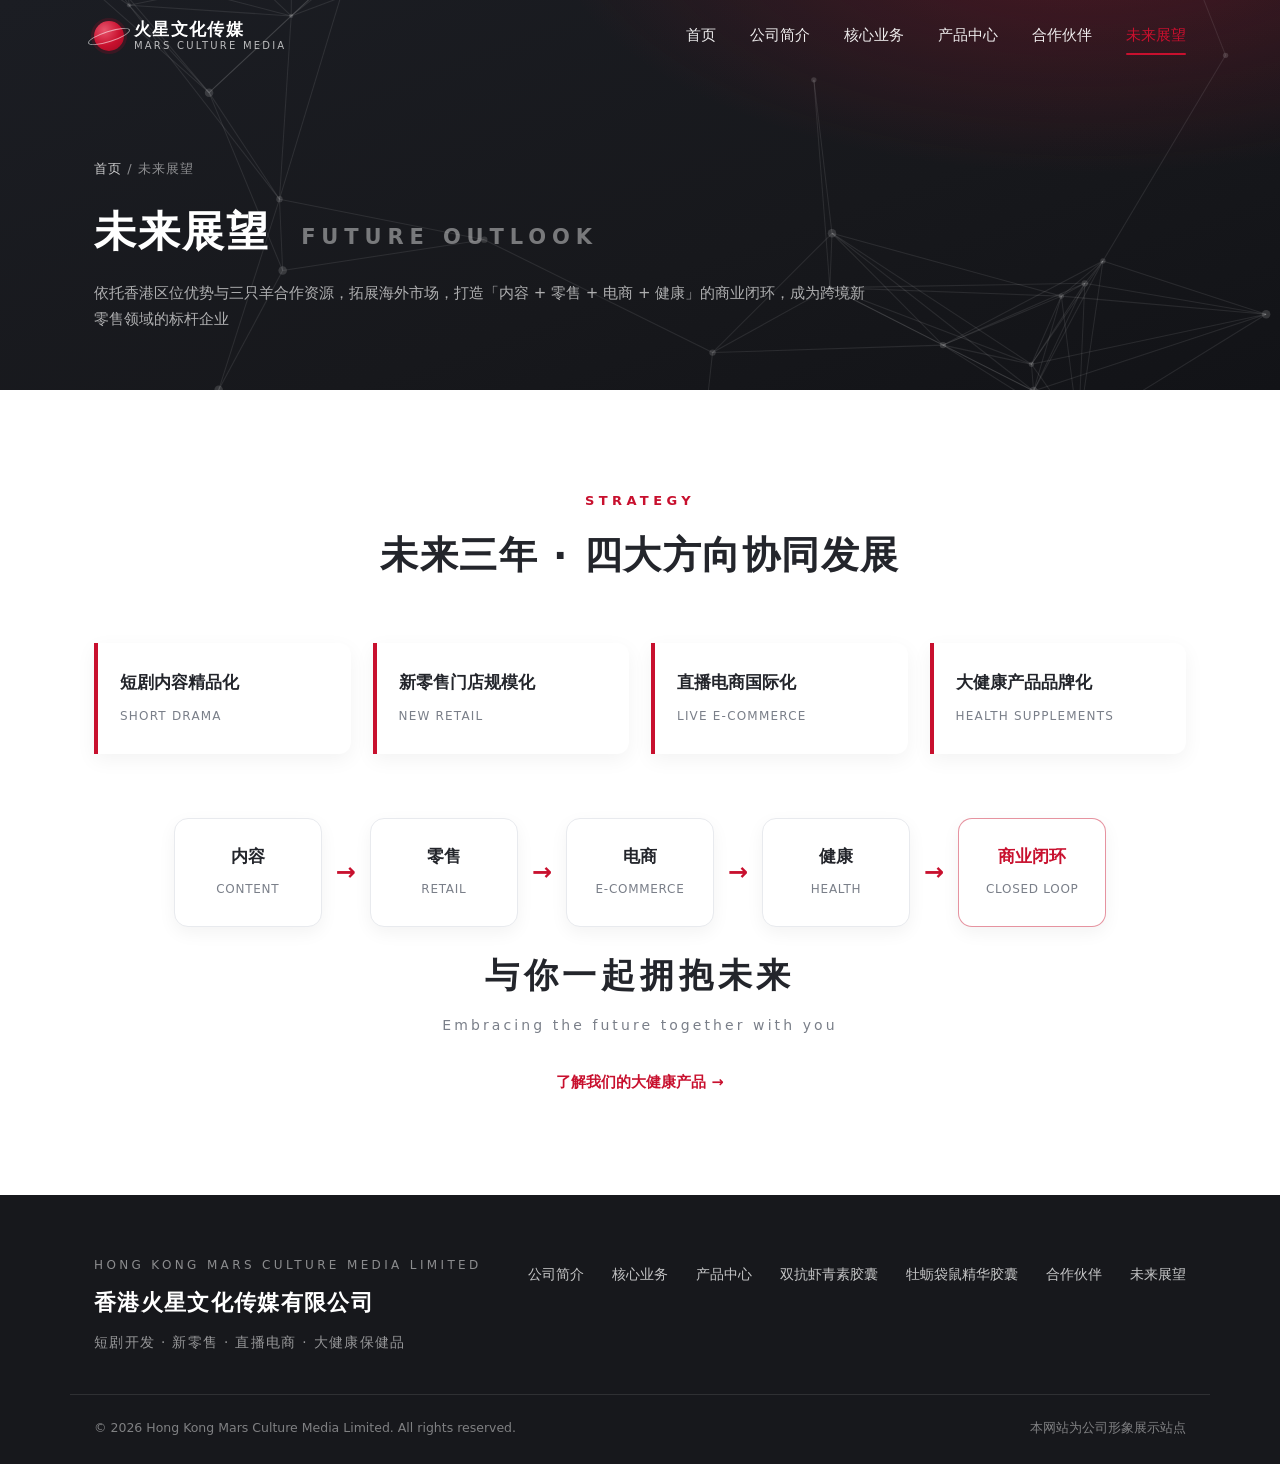
<file: future.html>
<!DOCTYPE html>
<html lang="zh-CN">
<head>
<meta charset="UTF-8">
<meta name="viewport" content="width=device-width, initial-scale=1.0">
<title>未来展望 — 香港火星文化传媒有限公司</title>
<meta name="description" content="未来三年，香港火星文化传媒聚焦四大核心业务协同发展：短剧内容精品化、新零售门店规模化、直播电商国际化、大健康产品品牌化，打造「内容+零售+电商+健康」的商业闭环。">
<meta name="keywords" content="未来展望,战略规划,跨境新零售,商业闭环">
<link rel="icon" type="image/svg+xml" href="assets/favicon.svg">
<link rel="stylesheet" href="assets/css/style.css">
</head>
<body data-page="future">

<header class="nav" id="nav">
  <div class="container nav-inner">
    <a class="brand" href="index.html" aria-label="返回首页">
      <span class="brand-mark" aria-hidden="true"></span>
      <span class="brand-text"><strong>火星文化传媒</strong><em>MARS CULTURE MEDIA</em></span>
    </a>
    <nav class="nav-links" id="navLinks" aria-label="主导航">
      <a href="index.html">首页</a>
      <a href="about.html">公司简介</a>
      <a href="business.html">核心业务</a>
      <a href="products.html">产品中心</a>
      <a href="partners.html">合作伙伴</a>
      <a href="future.html" class="active">未来展望</a>
    </nav>
    <button class="nav-toggle" id="navToggle" aria-label="打开菜单" aria-expanded="false">
      <span></span><span></span><span></span>
    </button>
  </div>
</header>

<main>

<section class="page-hero">
  <div class="container">
    <p class="crumb"><a href="index.html">首页</a> / 未来展望</p>
    <h1>未来展望 <em>Future Outlook</em></h1>
    <p class="page-sub">依托香港区位优势与三只羊合作资源，拓展海外市场，打造「内容 + 零售 + 电商 + 健康」的商业闭环，成为跨境新零售领域的标杆企业</p>
  </div>
</section>

<section class="section">
  <div class="container">
    <div class="sec-head reveal">
      <p class="kicker">STRATEGY</p>
      <h2>未来三年 · 四大方向协同发展</h2>
    </div>
    <div class="pillar-grid">
      <div class="pillar reveal"><strong>短剧内容精品化</strong><span>Short Drama</span></div>
      <div class="pillar reveal delay-1"><strong>新零售门店规模化</strong><span>New Retail</span></div>
      <div class="pillar reveal delay-2"><strong>直播电商国际化</strong><span>Live E-commerce</span></div>
      <div class="pillar reveal delay-3"><strong>大健康产品品牌化</strong><span>Health Supplements</span></div>
    </div>

    <div class="flow reveal" aria-label="商业闭环">
      <div class="f-node"><strong>内容</strong><span>Content</span></div>
      <span class="f-arrow" aria-hidden="true">→</span>
      <div class="f-node"><strong>零售</strong><span>Retail</span></div>
      <span class="f-arrow" aria-hidden="true">→</span>
      <div class="f-node"><strong>电商</strong><span>E-commerce</span></div>
      <span class="f-arrow" aria-hidden="true">→</span>
      <div class="f-node"><strong>健康</strong><span>Health</span></div>
      <span class="f-arrow" aria-hidden="true">→</span>
      <div class="f-node" style="border-color: rgba(200,16,46,.45);"><strong style="color: var(--red);">商业闭环</strong><span>Closed Loop</span></div>
    </div>

    <div class="quote reveal">
      <p class="q-cn">与你一起拥抱未来</p>
      <p class="q-en">Embracing the future together with you</p>
    </div>
    <p class="center"><a class="more-link" href="products.html">了解我们的大健康产品 →</a></p>
  </div>
</section>

</main>

<footer class="footer">
  <div class="container footer-inner">
    <div class="f-brand">
      <p class="f-en">HONG KONG MARS CULTURE MEDIA LIMITED</p>
      <p class="f-cn">香港火星文化传媒有限公司</p>
      <p class="f-tags">短剧开发 · 新零售 · 直播电商 · 大健康保健品</p>
    </div>
    <nav class="f-nav" aria-label="页脚导航">
      <a href="about.html">公司简介</a>
      <a href="business.html">核心业务</a>
      <a href="products.html">产品中心</a>
      <a href="product-astaxanthin.html">双抗虾青素胶囊</a>
      <a href="product-oyster.html">牡蛎袋鼠精华胶囊</a>
      <a href="partners.html">合作伙伴</a>
      <a href="future.html">未来展望</a>
    </nav>
  </div>
  <div class="container f-bottom">
    <p>© 2026 Hong Kong Mars Culture Media Limited. All rights reserved.</p>
    <p>本网站为公司形象展示站点</p>
  </div>
</footer>

<button id="toTop" aria-label="返回顶部">↑</button>
<script src="assets/js/main.js"></script>
</body>
</html>
</file>
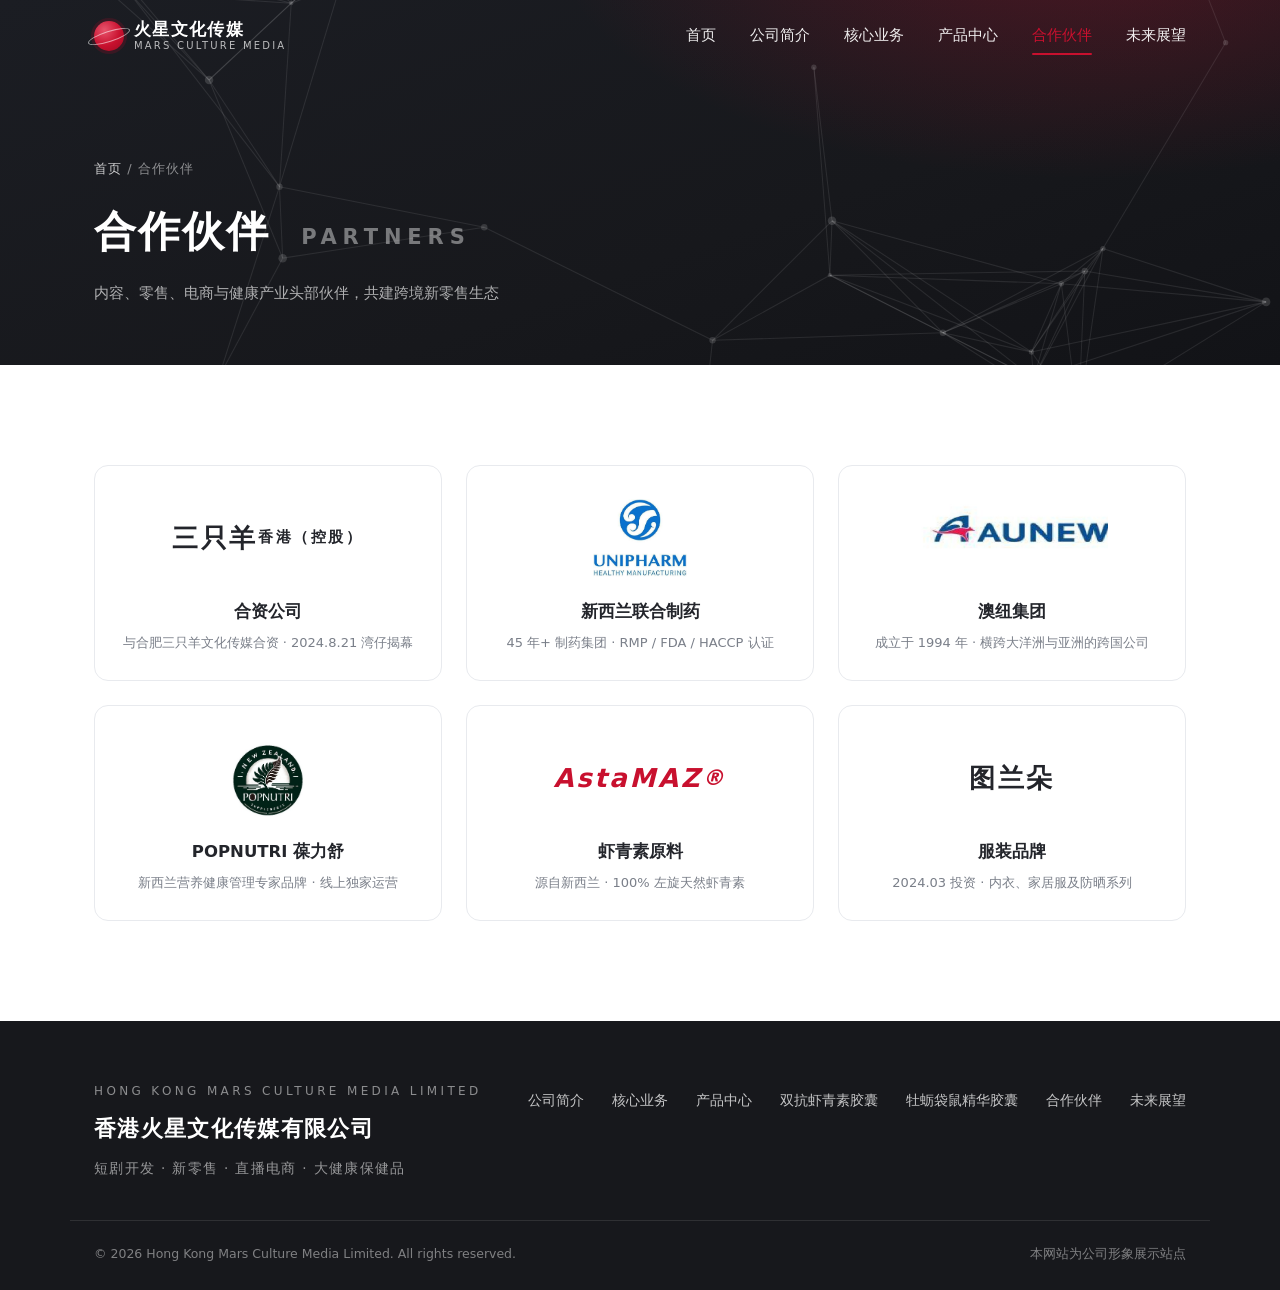
<file: partners.html>
<!DOCTYPE html>
<html lang="zh-CN">
<head>
<meta charset="UTF-8">
<meta name="viewport" content="width=device-width, initial-scale=1.0">
<title>合作伙伴 — 香港火星文化传媒有限公司</title>
<meta name="description" content="香港火星文化传媒合作伙伴：三只羊香港（控股）、新西兰联合制药 UNIPHARM、澳纽集团 AUNEW、POPNUTRI 葆力舒、AstaMAZ、服装品牌图兰朵。">
<meta name="keywords" content="三只羊香港,UNIPHARM,AUNEW,POPNUTRI,AstaMAZ,图兰朵,合作伙伴">
<link rel="icon" type="image/svg+xml" href="assets/favicon.svg">
<link rel="stylesheet" href="assets/css/style.css">
</head>
<body data-page="partners">

<header class="nav" id="nav">
  <div class="container nav-inner">
    <a class="brand" href="index.html" aria-label="返回首页">
      <span class="brand-mark" aria-hidden="true"></span>
      <span class="brand-text"><strong>火星文化传媒</strong><em>MARS CULTURE MEDIA</em></span>
    </a>
    <nav class="nav-links" id="navLinks" aria-label="主导航">
      <a href="index.html">首页</a>
      <a href="about.html">公司简介</a>
      <a href="business.html">核心业务</a>
      <a href="products.html">产品中心</a>
      <a href="partners.html" class="active">合作伙伴</a>
      <a href="future.html">未来展望</a>
    </nav>
    <button class="nav-toggle" id="navToggle" aria-label="打开菜单" aria-expanded="false">
      <span></span><span></span><span></span>
    </button>
  </div>
</header>

<main>

<section class="page-hero">
  <div class="container">
    <p class="crumb"><a href="index.html">首页</a> / 合作伙伴</p>
    <h1>合作伙伴 <em>Partners</em></h1>
    <p class="page-sub">内容、零售、电商与健康产业头部伙伴，共建跨境新零售生态</p>
  </div>
</section>

<section class="section">
  <div class="container">
    <div class="partner-grid">
      <article class="partner-card reveal">
        <div class="p-logo p-word">三只羊<span>香港（控股）</span></div>
        <h3>合资公司</h3>
        <p>与合肥三只羊文化传媒合资 · 2024.8.21 湾仔揭幕</p>
      </article>
      <article class="partner-card reveal delay-1">
        <div class="p-logo"><img src="assets/img/logo-unipharm.jpg" alt="UNIPHARM" width="546" height="457" loading="lazy"></div>
        <h3>新西兰联合制药</h3>
        <p>45 年+ 制药集团 · RMP / FDA / HACCP 认证</p>
      </article>
      <article class="partner-card reveal delay-2">
        <div class="p-logo"><img src="assets/img/logo-aunew.jpg" alt="AUNEW" width="585" height="232" loading="lazy"></div>
        <h3>澳纽集团</h3>
        <p>成立于 1994 年 · 横跨大洋洲与亚洲的跨国公司</p>
      </article>
      <article class="partner-card reveal">
        <div class="p-logo"><img src="assets/img/logo-popnutri.jpg" alt="POPNUTRI" width="410" height="410" loading="lazy"></div>
        <h3>POPNUTRI 葆力舒</h3>
        <p>新西兰营养健康管理专家品牌 · 线上独家运营</p>
      </article>
      <article class="partner-card reveal delay-1">
        <div class="p-logo p-word red">AstaMAZ<sup>®</sup></div>
        <h3>虾青素原料</h3>
        <p>源自新西兰 · 100% 左旋天然虾青素</p>
      </article>
      <article class="partner-card reveal delay-2">
        <div class="p-logo p-word">图兰朵</div>
        <h3>服装品牌</h3>
        <p>2024.03 投资 · 内衣、家居服及防晒系列</p>
      </article>
    </div>
  </div>
</section>

</main>

<footer class="footer">
  <div class="container footer-inner">
    <div class="f-brand">
      <p class="f-en">HONG KONG MARS CULTURE MEDIA LIMITED</p>
      <p class="f-cn">香港火星文化传媒有限公司</p>
      <p class="f-tags">短剧开发 · 新零售 · 直播电商 · 大健康保健品</p>
    </div>
    <nav class="f-nav" aria-label="页脚导航">
      <a href="about.html">公司简介</a>
      <a href="business.html">核心业务</a>
      <a href="products.html">产品中心</a>
      <a href="product-astaxanthin.html">双抗虾青素胶囊</a>
      <a href="product-oyster.html">牡蛎袋鼠精华胶囊</a>
      <a href="partners.html">合作伙伴</a>
      <a href="future.html">未来展望</a>
    </nav>
  </div>
  <div class="container f-bottom">
    <p>© 2026 Hong Kong Mars Culture Media Limited. All rights reserved.</p>
    <p>本网站为公司形象展示站点</p>
  </div>
</footer>

<button id="toTop" aria-label="返回顶部">↑</button>
<script src="assets/js/main.js"></script>
</body>
</html>
</file>
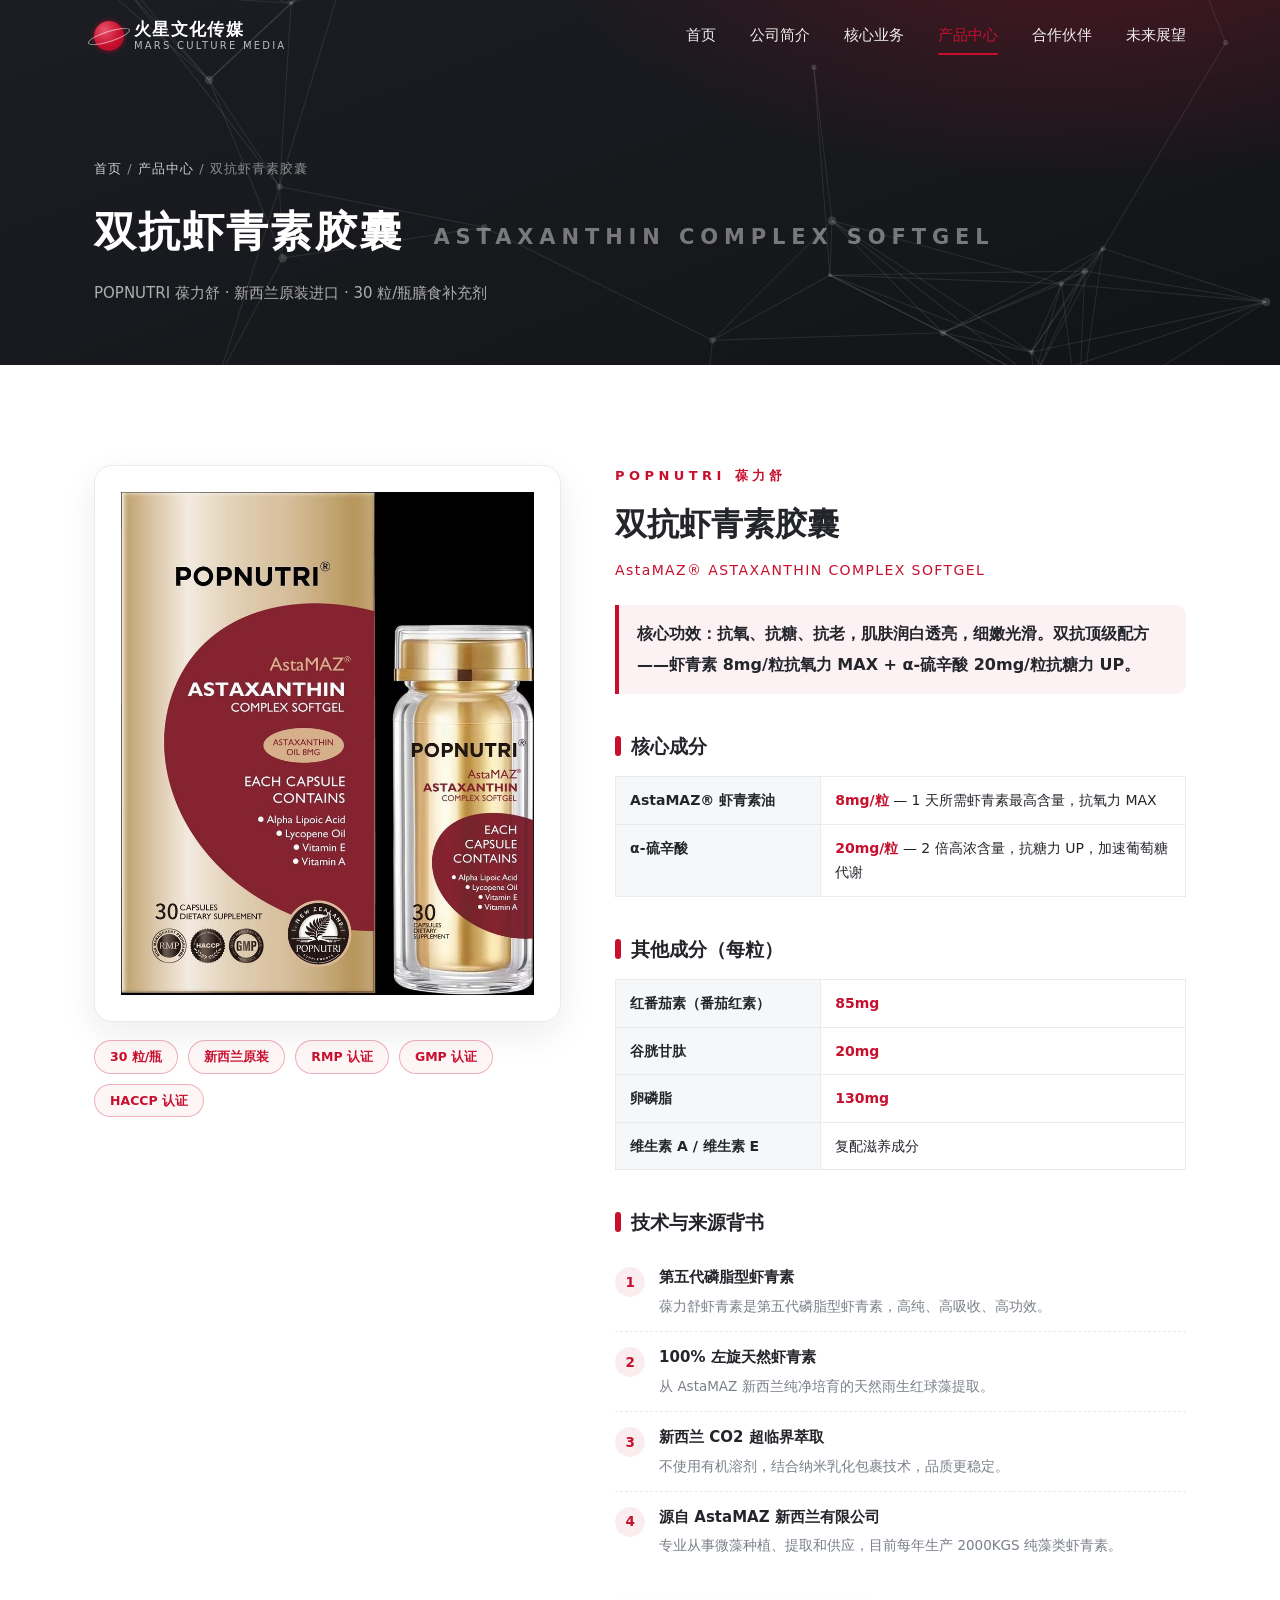
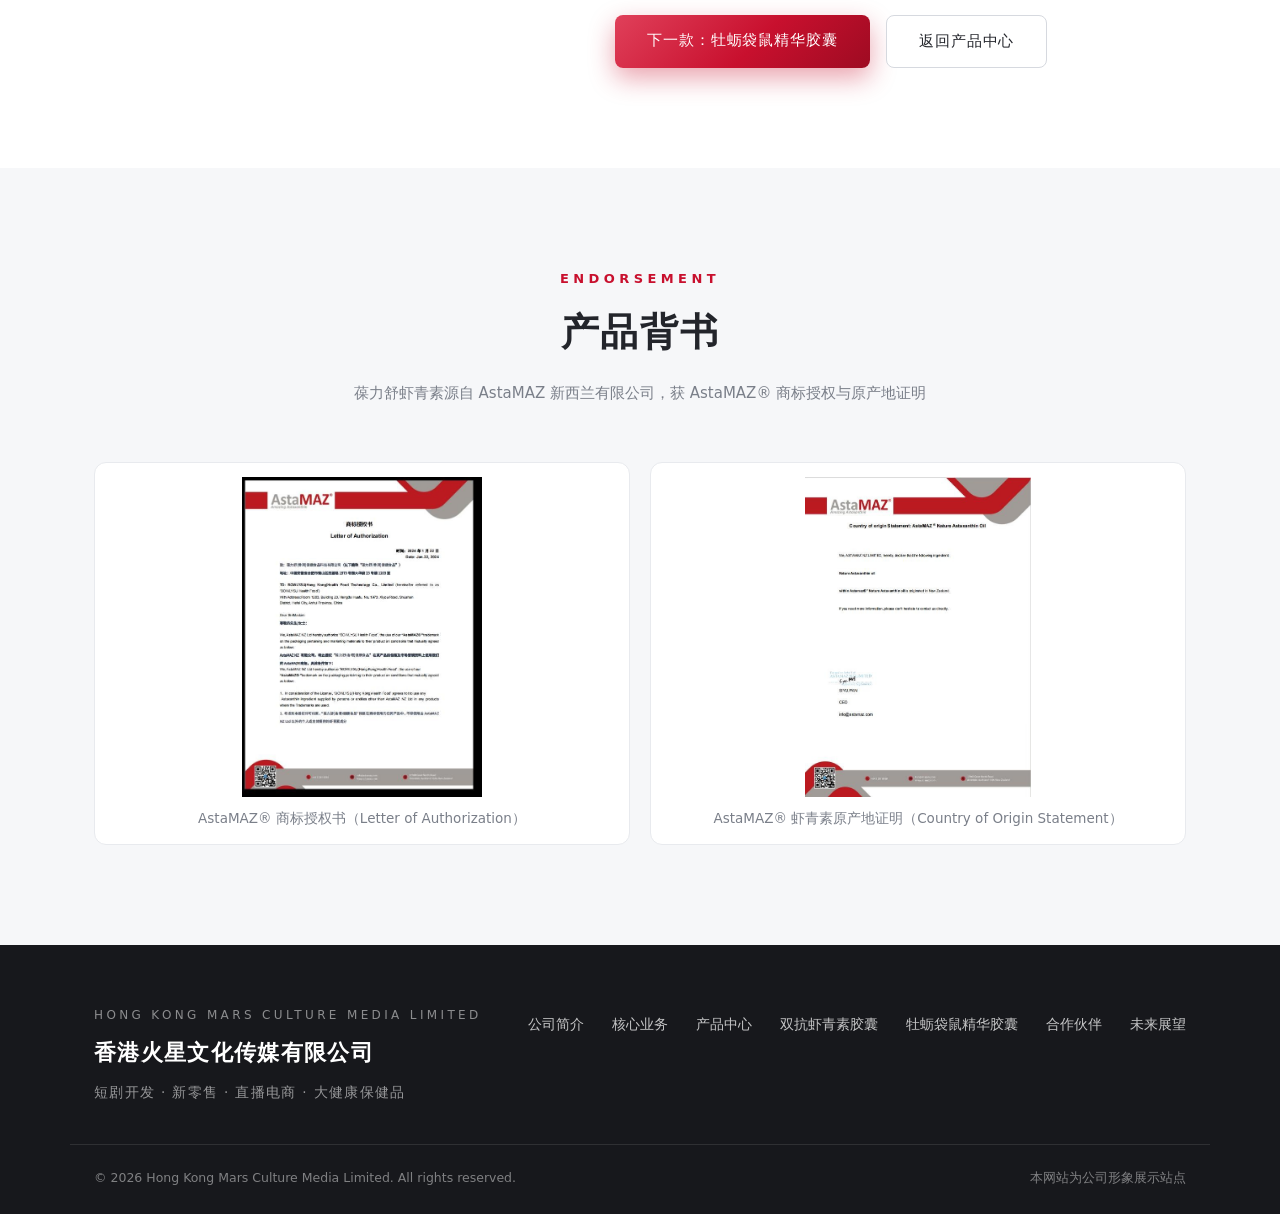
<file: product-astaxanthin.html>
<!DOCTYPE html>
<html lang="zh-CN">
<head>
<meta charset="UTF-8">
<meta name="viewport" content="width=device-width, initial-scale=1.0">
<title>双抗虾青素胶囊 — POPNUTRI 葆力舒 | 香港火星文化传媒有限公司</title>
<meta name="description" content="POPNUTRI 葆力舒双抗虾青素胶囊：每粒含 AstaMAZ® 虾青素油 8mg + α-硫辛酸 20mg，新西兰雨生红球藻提取的 100% 左旋第五代磷脂型虾青素，抗氧抗糖抗老，守护肌肤年轻状态。">
<meta name="keywords" content="双抗虾青素胶囊,虾青素,AstaMAZ,左旋虾青素,抗氧抗糖,POPNUTRI,葆力舒">
<link rel="icon" type="image/svg+xml" href="assets/favicon.svg">
<link rel="stylesheet" href="assets/css/style.css">
</head>
<body data-page="products">

<header class="nav" id="nav">
  <div class="container nav-inner">
    <a class="brand" href="index.html" aria-label="返回首页">
      <span class="brand-mark" aria-hidden="true"></span>
      <span class="brand-text"><strong>火星文化传媒</strong><em>MARS CULTURE MEDIA</em></span>
    </a>
    <nav class="nav-links" id="navLinks" aria-label="主导航">
      <a href="index.html">首页</a>
      <a href="about.html">公司简介</a>
      <a href="business.html">核心业务</a>
      <a href="products.html" class="active">产品中心</a>
      <a href="partners.html">合作伙伴</a>
      <a href="future.html">未来展望</a>
    </nav>
    <button class="nav-toggle" id="navToggle" aria-label="打开菜单" aria-expanded="false">
      <span></span><span></span><span></span>
    </button>
  </div>
</header>

<main>

<section class="page-hero">
  <div class="container">
    <p class="crumb"><a href="index.html">首页</a> / <a href="products.html">产品中心</a> / 双抗虾青素胶囊</p>
    <h1>双抗虾青素胶囊 <em>Astaxanthin Complex Softgel</em></h1>
    <p class="page-sub">POPNUTRI 葆力舒 · 新西兰原装进口 · 30 粒/瓶膳食补充剂</p>
  </div>
</section>

<section class="section">
  <div class="container detail-grid">
    <div class="detail-media reveal">
      <div class="detail-frame">
        <img src="assets/img/product-astaxanthin.jpg" alt="POPNUTRI 双抗虾青素胶囊 产品图" width="800" height="976">
      </div>
      <div class="badges">
        <span>30 粒/瓶</span><span>新西兰原装</span><span>RMP 认证</span><span>GMP 认证</span><span>HACCP 认证</span>
      </div>
    </div>
    <div class="detail-body reveal delay-1">
      <p class="kicker">POPNUTRI 葆力舒</p>
      <h2>双抗虾青素胶囊</h2>
      <p class="detail-en">AstaMAZ® ASTAXANTHIN COMPLEX SOFTGEL</p>
      <p class="lead">核心功效：抗氧、抗糖、抗老，肌肤润白透亮，细嫩光滑。双抗顶级配方——虾青素 8mg/粒抗氧力 MAX + α-硫辛酸 20mg/粒抗糖力 UP。</p>

      <div class="detail-sec">
        <h3>核心成分</h3>
        <table class="spec-table">
          <tbody>
            <tr>
              <th>AstaMAZ® 虾青素油</th>
              <td><span class="hl">8mg/粒</span> — 1 天所需虾青素最高含量，抗氧力 MAX</td>
            </tr>
            <tr>
              <th>α-硫辛酸</th>
              <td><span class="hl">20mg/粒</span> — 2 倍高浓含量，抗糖力 UP，加速葡萄糖代谢</td>
            </tr>
          </tbody>
        </table>
      </div>

      <div class="detail-sec">
        <h3>其他成分（每粒）</h3>
        <table class="spec-table">
          <tbody>
            <tr><th>红番茄素（番茄红素）</th><td><span class="hl">85mg</span></td></tr>
            <tr><th>谷胱甘肽</th><td><span class="hl">20mg</span></td></tr>
            <tr><th>卵磷脂</th><td><span class="hl">130mg</span></td></tr>
            <tr><th>维生素 A / 维生素 E</th><td>复配滋养成分</td></tr>
          </tbody>
        </table>
      </div>

      <div class="detail-sec">
        <h3>技术与来源背书</h3>
        <ul class="sell">
          <li><span class="no">1</span><div><strong>第五代磷脂型虾青素</strong><p>葆力舒虾青素是第五代磷脂型虾青素，高纯、高吸收、高功效。</p></div></li>
          <li><span class="no">2</span><div><strong>100% 左旋天然虾青素</strong><p>从 AstaMAZ 新西兰纯净培育的天然雨生红球藻提取。</p></div></li>
          <li><span class="no">3</span><div><strong>新西兰 CO2 超临界萃取</strong><p>不使用有机溶剂，结合纳米乳化包裹技术，品质更稳定。</p></div></li>
          <li><span class="no">4</span><div><strong>源自 AstaMAZ 新西兰有限公司</strong><p>专业从事微藻种植、提取和供应，目前每年生产 2000KGS 纯藻类虾青素。</p></div></li>
        </ul>
      </div>

      <div class="detail-cta">
        <a class="btn btn-primary" href="product-oyster.html">下一款：牡蛎袋鼠精华胶囊</a>
        <a class="btn btn-line" href="products.html">返回产品中心</a>
      </div>
    </div>
  </div>
</section>

<section class="section related">
  <div class="container">
    <div class="sec-head reveal">
      <p class="kicker">ENDORSEMENT</p>
      <h2>产品背书</h2>
      <p class="sub">葆力舒虾青素源自 AstaMAZ 新西兰有限公司，获 AstaMAZ® 商标授权与原产地证明</p>
    </div>
    <div class="cert-grid reveal">
      <figure>
        <img src="assets/img/cert-astamaz-auth.jpg" alt="AstaMAZ® 商标授权书" width="569" height="757" loading="lazy">
        <figcaption>AstaMAZ® 商标授权书（Letter of Authorization）</figcaption>
      </figure>
      <figure>
        <img src="assets/img/cert-astamaz-origin.jpg" alt="AstaMAZ® 虾青素原产地证明" width="557" height="788" loading="lazy">
        <figcaption>AstaMAZ® 虾青素原产地证明（Country of Origin Statement）</figcaption>
      </figure>
    </div>
  </div>
</section>

</main>

<footer class="footer">
  <div class="container footer-inner">
    <div class="f-brand">
      <p class="f-en">HONG KONG MARS CULTURE MEDIA LIMITED</p>
      <p class="f-cn">香港火星文化传媒有限公司</p>
      <p class="f-tags">短剧开发 · 新零售 · 直播电商 · 大健康保健品</p>
    </div>
    <nav class="f-nav" aria-label="页脚导航">
      <a href="about.html">公司简介</a>
      <a href="business.html">核心业务</a>
      <a href="products.html">产品中心</a>
      <a href="product-astaxanthin.html">双抗虾青素胶囊</a>
      <a href="product-oyster.html">牡蛎袋鼠精华胶囊</a>
      <a href="partners.html">合作伙伴</a>
      <a href="future.html">未来展望</a>
    </nav>
  </div>
  <div class="container f-bottom">
    <p>© 2026 Hong Kong Mars Culture Media Limited. All rights reserved.</p>
    <p>本网站为公司形象展示站点</p>
  </div>
</footer>

<button id="toTop" aria-label="返回顶部">↑</button>
<script src="assets/js/main.js"></script>
</body>
</html>
</file>
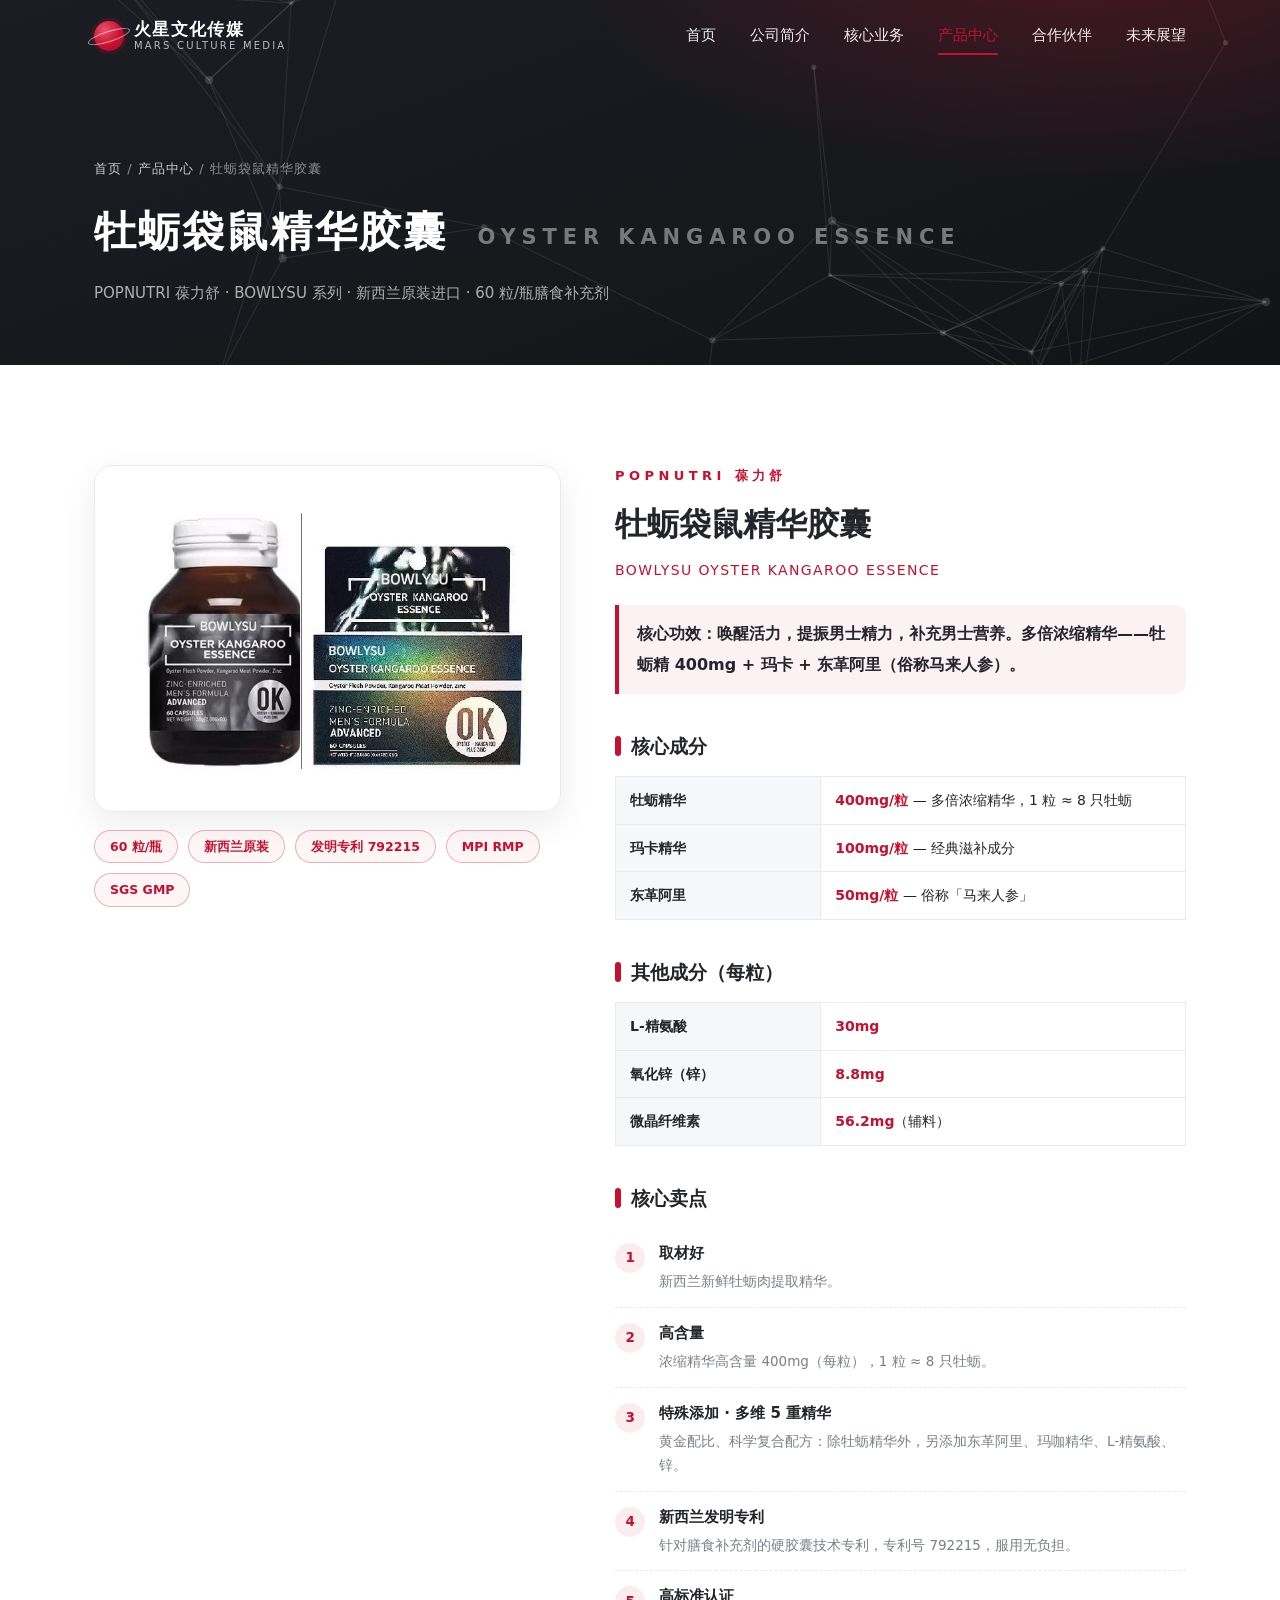
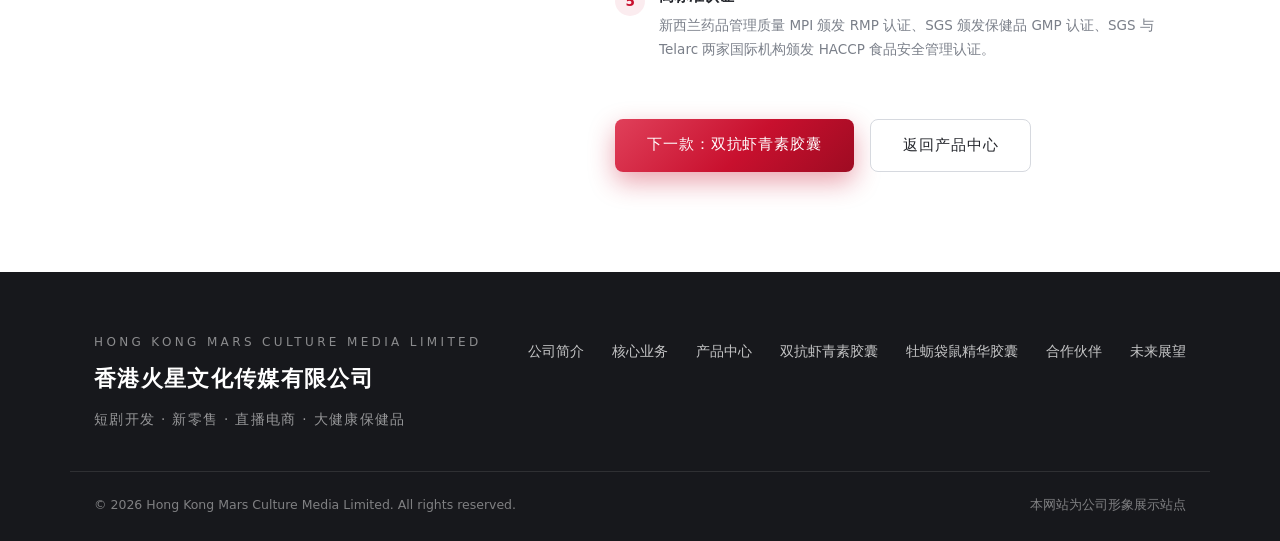
<file: product-oyster.html>
<!DOCTYPE html>
<html lang="zh-CN">
<head>
<meta charset="UTF-8">
<meta name="viewport" content="width=device-width, initial-scale=1.0">
<title>牡蛎袋鼠精华胶囊 — POPNUTRI 葆力舒 | 香港火星文化传媒有限公司</title>
<meta name="description" content="POPNUTRI 葆力舒牡蛎袋鼠精华胶囊：新西兰新鲜牡蛎肉提取精华 400mg/粒（1粒≈8只牡蛎），添加玛卡、东革阿里、L-精氨酸与锌，新西兰发明专利 792215，唤醒活力、提振男士精力。">
<meta name="keywords" content="牡蛎精华胶囊,袋鼠精,牡蛎肽,男士保健品,BOWLYSU,POPNUTRI,葆力舒">
<link rel="icon" type="image/svg+xml" href="assets/favicon.svg">
<link rel="stylesheet" href="assets/css/style.css">
</head>
<body data-page="products">

<header class="nav" id="nav">
  <div class="container nav-inner">
    <a class="brand" href="index.html" aria-label="返回首页">
      <span class="brand-mark" aria-hidden="true"></span>
      <span class="brand-text"><strong>火星文化传媒</strong><em>MARS CULTURE MEDIA</em></span>
    </a>
    <nav class="nav-links" id="navLinks" aria-label="主导航">
      <a href="index.html">首页</a>
      <a href="about.html">公司简介</a>
      <a href="business.html">核心业务</a>
      <a href="products.html" class="active">产品中心</a>
      <a href="partners.html">合作伙伴</a>
      <a href="future.html">未来展望</a>
    </nav>
    <button class="nav-toggle" id="navToggle" aria-label="打开菜单" aria-expanded="false">
      <span></span><span></span><span></span>
    </button>
  </div>
</header>

<main>

<section class="page-hero">
  <div class="container">
    <p class="crumb"><a href="index.html">首页</a> / <a href="products.html">产品中心</a> / 牡蛎袋鼠精华胶囊</p>
    <h1>牡蛎袋鼠精华胶囊 <em>Oyster Kangaroo Essence</em></h1>
    <p class="page-sub">POPNUTRI 葆力舒 · BOWLYSU 系列 · 新西兰原装进口 · 60 粒/瓶膳食补充剂</p>
  </div>
</section>

<section class="section">
  <div class="container detail-grid">
    <div class="detail-media reveal">
      <div class="detail-frame">
        <img src="assets/img/product-oyster.jpg" alt="POPNUTRI 牡蛎袋鼠精华胶囊 产品图" width="620" height="440">
      </div>
      <div class="badges">
        <span>60 粒/瓶</span><span>新西兰原装</span><span>发明专利 792215</span><span>MPI RMP</span><span>SGS GMP</span>
      </div>
    </div>
    <div class="detail-body reveal delay-1">
      <p class="kicker">POPNUTRI 葆力舒</p>
      <h2>牡蛎袋鼠精华胶囊</h2>
      <p class="detail-en">BOWLYSU OYSTER KANGAROO ESSENCE</p>
      <p class="lead">核心功效：唤醒活力，提振男士精力，补充男士营养。多倍浓缩精华——牡蛎精 400mg + 玛卡 + 东革阿里（俗称马来人参）。</p>

      <div class="detail-sec">
        <h3>核心成分</h3>
        <table class="spec-table">
          <tbody>
            <tr>
              <th>牡蛎精华</th>
              <td><span class="hl">400mg/粒</span> — 多倍浓缩精华，1 粒 ≈ 8 只牡蛎</td>
            </tr>
            <tr>
              <th>玛卡精华</th>
              <td><span class="hl">100mg/粒</span> — 经典滋补成分</td>
            </tr>
            <tr>
              <th>东革阿里</th>
              <td><span class="hl">50mg/粒</span> — 俗称「马来人参」</td>
            </tr>
          </tbody>
        </table>
      </div>

      <div class="detail-sec">
        <h3>其他成分（每粒）</h3>
        <table class="spec-table">
          <tbody>
            <tr><th>L-精氨酸</th><td><span class="hl">30mg</span></td></tr>
            <tr><th>氧化锌（锌）</th><td><span class="hl">8.8mg</span></td></tr>
            <tr><th>微晶纤维素</th><td><span class="hl">56.2mg</span>（辅料）</td></tr>
          </tbody>
        </table>
      </div>

      <div class="detail-sec">
        <h3>核心卖点</h3>
        <ul class="sell">
          <li><span class="no">1</span><div><strong>取材好</strong><p>新西兰新鲜牡蛎肉提取精华。</p></div></li>
          <li><span class="no">2</span><div><strong>高含量</strong><p>浓缩精华高含量 400mg（每粒），1 粒 ≈ 8 只牡蛎。</p></div></li>
          <li><span class="no">3</span><div><strong>特殊添加 · 多维 5 重精华</strong><p>黄金配比、科学复合配方：除牡蛎精华外，另添加东革阿里、玛咖精华、L-精氨酸、锌。</p></div></li>
          <li><span class="no">4</span><div><strong>新西兰发明专利</strong><p>针对膳食补充剂的硬胶囊技术专利，专利号 792215，服用无负担。</p></div></li>
          <li><span class="no">5</span><div><strong>高标准认证</strong><p>新西兰药品管理质量 MPI 颁发 RMP 认证、SGS 颁发保健品 GMP 认证、SGS 与 Telarc 两家国际机构颁发 HACCP 食品安全管理认证。</p></div></li>
        </ul>
      </div>

      <div class="detail-cta">
        <a class="btn btn-primary" href="product-astaxanthin.html">下一款：双抗虾青素胶囊</a>
        <a class="btn btn-line" href="products.html">返回产品中心</a>
      </div>
    </div>
  </div>
</section>

</main>

<footer class="footer">
  <div class="container footer-inner">
    <div class="f-brand">
      <p class="f-en">HONG KONG MARS CULTURE MEDIA LIMITED</p>
      <p class="f-cn">香港火星文化传媒有限公司</p>
      <p class="f-tags">短剧开发 · 新零售 · 直播电商 · 大健康保健品</p>
    </div>
    <nav class="f-nav" aria-label="页脚导航">
      <a href="about.html">公司简介</a>
      <a href="business.html">核心业务</a>
      <a href="products.html">产品中心</a>
      <a href="product-astaxanthin.html">双抗虾青素胶囊</a>
      <a href="product-oyster.html">牡蛎袋鼠精华胶囊</a>
      <a href="partners.html">合作伙伴</a>
      <a href="future.html">未来展望</a>
    </nav>
  </div>
  <div class="container f-bottom">
    <p>© 2026 Hong Kong Mars Culture Media Limited. All rights reserved.</p>
    <p>本网站为公司形象展示站点</p>
  </div>
</footer>

<button id="toTop" aria-label="返回顶部">↑</button>
<script src="assets/js/main.js"></script>
</body>
</html>
</file>
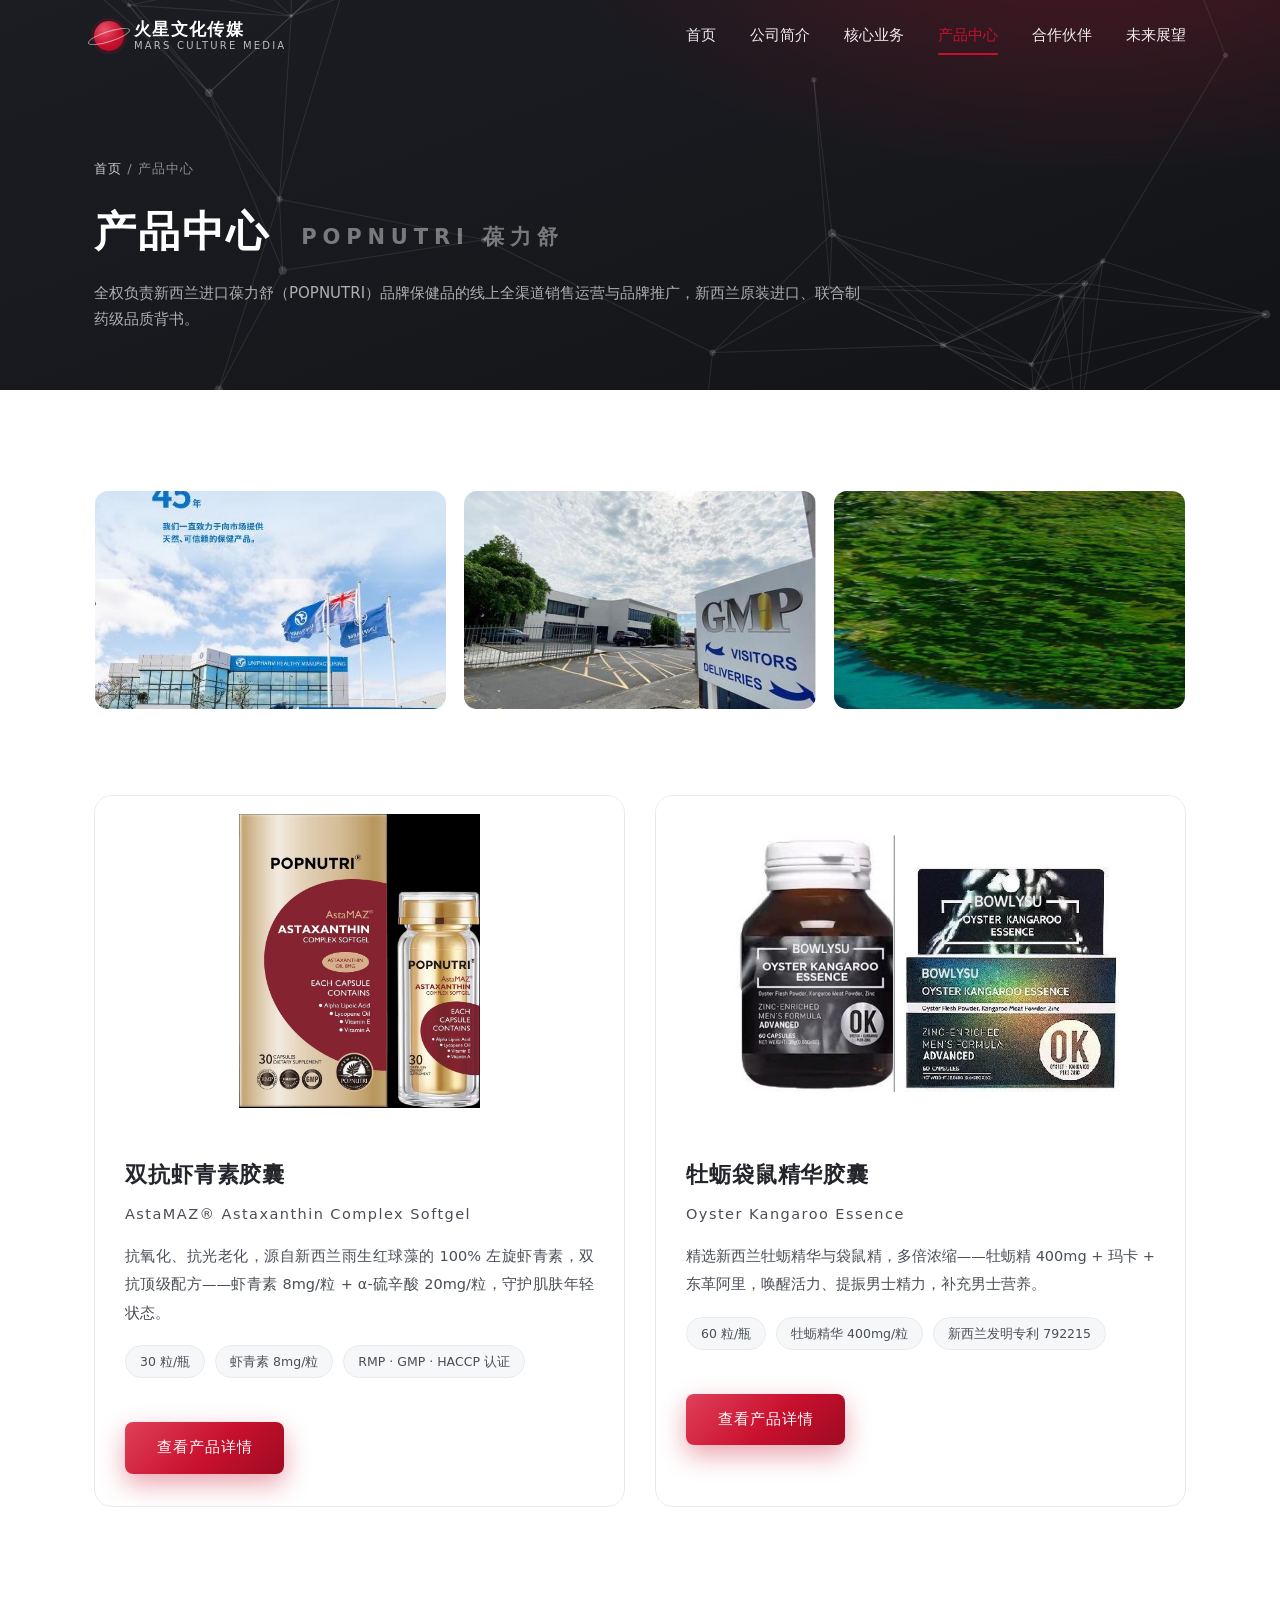
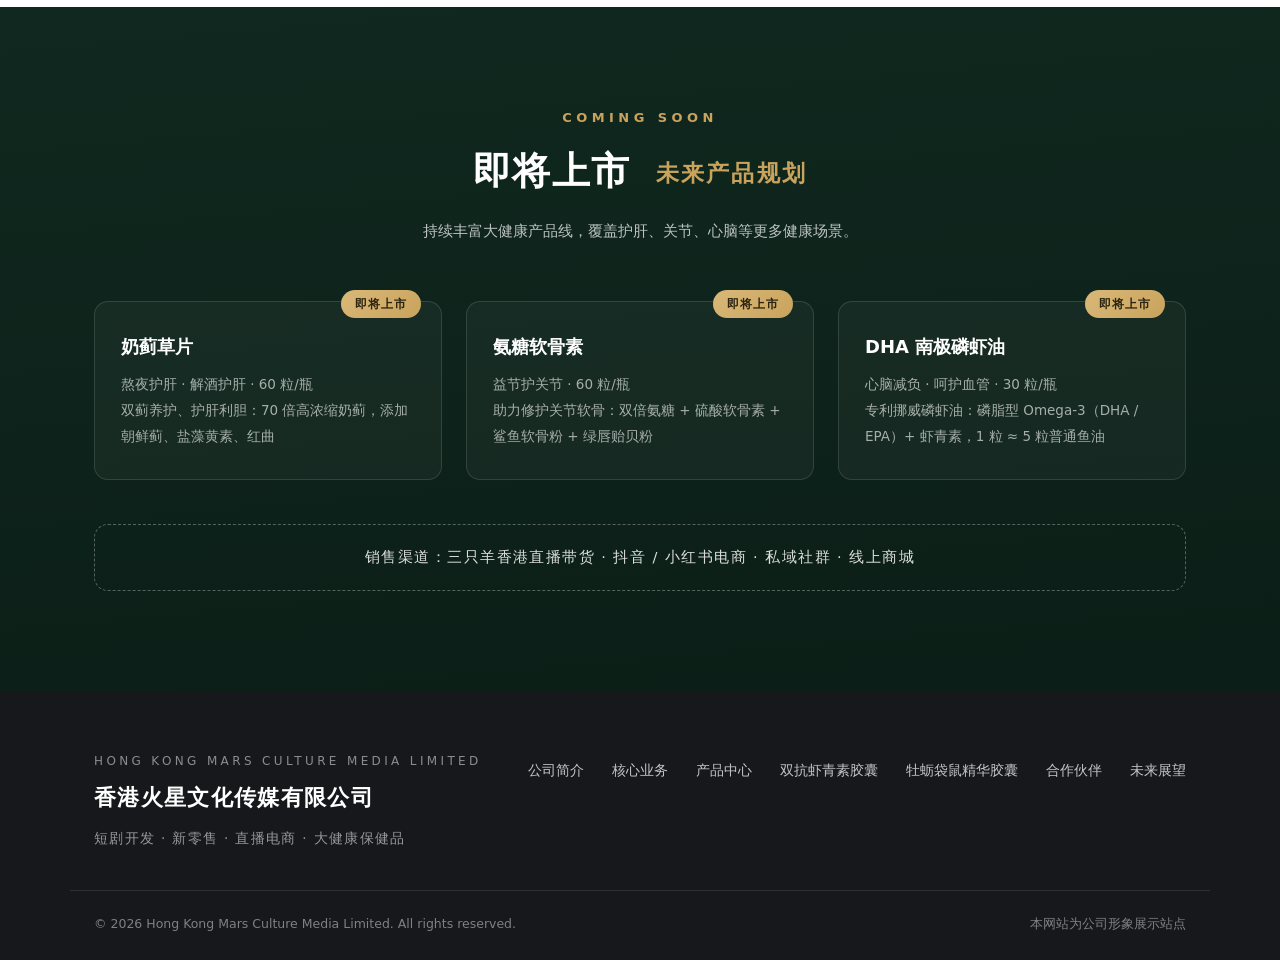
<file: products.html>
<!DOCTYPE html>
<html lang="zh-CN">
<head>
<meta charset="UTF-8">
<meta name="viewport" content="width=device-width, initial-scale=1.0">
<title>产品中心 — POPNUTRI 葆力舒 | 香港火星文化传媒有限公司</title>
<meta name="description" content="新西兰葆力舒（POPNUTRI）保健品：双抗虾青素胶囊、牡蛎袋鼠精华胶囊，新西兰原装进口，UNIPHARM 联合制药与 AUNEW 澳纽集团联合出品。">
<meta name="keywords" content="POPNUTRI,葆力舒,双抗虾青素胶囊,牡蛎袋鼠精华胶囊,新西兰保健品">
<link rel="icon" type="image/svg+xml" href="assets/favicon.svg">
<link rel="stylesheet" href="assets/css/style.css">
</head>
<body data-page="products">

<header class="nav" id="nav">
  <div class="container nav-inner">
    <a class="brand" href="index.html" aria-label="返回首页">
      <span class="brand-mark" aria-hidden="true"></span>
      <span class="brand-text"><strong>火星文化传媒</strong><em>MARS CULTURE MEDIA</em></span>
    </a>
    <nav class="nav-links" id="navLinks" aria-label="主导航">
      <a href="index.html">首页</a>
      <a href="about.html">公司简介</a>
      <a href="business.html">核心业务</a>
      <a href="products.html" class="active">产品中心</a>
      <a href="partners.html">合作伙伴</a>
      <a href="future.html">未来展望</a>
    </nav>
    <button class="nav-toggle" id="navToggle" aria-label="打开菜单" aria-expanded="false">
      <span></span><span></span><span></span>
    </button>
  </div>
</header>

<main>

<section class="page-hero">
  <div class="container">
    <p class="crumb"><a href="index.html">首页</a> / 产品中心</p>
    <h1>产品中心 <em>POPNUTRI 葆力舒</em></h1>
    <p class="page-sub">全权负责新西兰进口葆力舒（POPNUTRI）品牌保健品的线上全渠道销售运营与品牌推广，新西兰原装进口、联合制药级品质背书。</p>
  </div>
</section>

<section class="section">
  <div class="container">
    <div class="prod-story reveal">
      <div class="story-imgs">
        <img src="assets/img/unipharm-hq.jpg" alt="新西兰联合制药 UNIPHARM 总部" width="453" height="456" loading="lazy">
        <img src="assets/img/gmp-factory.jpg" alt="新西兰 GMP 生产基地" width="639" height="504" loading="lazy">
        <img src="assets/img/nz-coast.jpg" alt="新西兰天然海岸" width="800" height="800" loading="lazy">
      </div>
      <p class="story-cap">FROM NEW ZEALAND · UNIPHARM 新西兰联合制药（45 年+ 制药集团）× AUNEW 澳纽集团（成立于 1994 年）联合出品</p>
    </div>

    <div class="prod-grid">
      <article class="prod-card reveal">
        <a href="product-astaxanthin.html" class="prod-img" aria-label="查看双抗虾青素胶囊详情">
          <img src="assets/img/product-astaxanthin.jpg" alt="POPNUTRI 双抗虾青素胶囊" width="800" height="976" loading="lazy">
        </a>
        <div class="prod-body">
          <h3><a href="product-astaxanthin.html">双抗虾青素胶囊</a></h3>
          <p class="prod-en">AstaMAZ® Astaxanthin Complex Softgel</p>
          <p>抗氧化、抗光老化，源自新西兰雨生红球藻的 100% 左旋虾青素，双抗顶级配方——虾青素 8mg/粒 + α-硫辛酸 20mg/粒，守护肌肤年轻状态。</p>
          <div class="tags"><span>30 粒/瓶</span><span>虾青素 8mg/粒</span><span>RMP · GMP · HACCP 认证</span></div>
          <div class="detail-cta"><a class="btn btn-primary" href="product-astaxanthin.html">查看产品详情</a></div>
        </div>
      </article>
      <article class="prod-card reveal delay-1">
        <a href="product-oyster.html" class="prod-img" aria-label="查看牡蛎袋鼠精华胶囊详情">
          <img src="assets/img/product-oyster.jpg" alt="POPNUTRI 牡蛎袋鼠精华胶囊" width="620" height="440" loading="lazy">
        </a>
        <div class="prod-body">
          <h3><a href="product-oyster.html">牡蛎袋鼠精华胶囊</a></h3>
          <p class="prod-en">Oyster Kangaroo Essence</p>
          <p>精选新西兰牡蛎精华与袋鼠精，多倍浓缩——牡蛎精 400mg + 玛卡 + 东革阿里，唤醒活力、提振男士精力，补充男士营养。</p>
          <div class="tags"><span>60 粒/瓶</span><span>牡蛎精华 400mg/粒</span><span>新西兰发明专利 792215</span></div>
          <div class="detail-cta"><a class="btn btn-primary" href="product-oyster.html">查看产品详情</a></div>
        </div>
      </article>
    </div>
  </div>
</section>

<section class="section products">
  <div class="container">
    <div class="sec-head reveal">
      <p class="kicker gold">COMING SOON</p>
      <h2>即将上市 <em>未来产品规划</em></h2>
      <p class="sub light">持续丰富大健康产品线，覆盖护肝、关节、心脑等更多健康场景。</p>
    </div>
    <div class="coming-grid">
      <article class="coming-card reveal">
        <span class="badge">即将上市</span>
        <h4>奶蓟草片</h4>
        <p>熬夜护肝 · 解酒护肝 · 60 粒/瓶<br>双蓟养护、护肝利胆：70 倍高浓缩奶蓟，添加朝鲜蓟、盐藻黄素、红曲</p>
      </article>
      <article class="coming-card reveal delay-1">
        <span class="badge">即将上市</span>
        <h4>氨糖软骨素</h4>
        <p>益节护关节 · 60 粒/瓶<br>助力修护关节软骨：双倍氨糖 + 硫酸软骨素 + 鲨鱼软骨粉 + 绿唇贻贝粉</p>
      </article>
      <article class="coming-card reveal delay-2">
        <span class="badge">即将上市</span>
        <h4>DHA 南极磷虾油</h4>
        <p>心脑减负 · 呵护血管 · 30 粒/瓶<br>专利挪威磷虾油：磷脂型 Omega-3（DHA / EPA）+ 虾青素，1 粒 ≈ 5 粒普通鱼油</p>
      </article>
    </div>
    <p class="channel reveal">销售渠道：三只羊香港直播带货 · 抖音 / 小红书电商 · 私域社群 · 线上商城</p>
  </div>
</section>

</main>

<footer class="footer">
  <div class="container footer-inner">
    <div class="f-brand">
      <p class="f-en">HONG KONG MARS CULTURE MEDIA LIMITED</p>
      <p class="f-cn">香港火星文化传媒有限公司</p>
      <p class="f-tags">短剧开发 · 新零售 · 直播电商 · 大健康保健品</p>
    </div>
    <nav class="f-nav" aria-label="页脚导航">
      <a href="about.html">公司简介</a>
      <a href="business.html">核心业务</a>
      <a href="products.html">产品中心</a>
      <a href="product-astaxanthin.html">双抗虾青素胶囊</a>
      <a href="product-oyster.html">牡蛎袋鼠精华胶囊</a>
      <a href="partners.html">合作伙伴</a>
      <a href="future.html">未来展望</a>
    </nav>
  </div>
  <div class="container f-bottom">
    <p>© 2026 Hong Kong Mars Culture Media Limited. All rights reserved.</p>
    <p>本网站为公司形象展示站点</p>
  </div>
</footer>

<button id="toTop" aria-label="返回顶部">↑</button>
<script src="assets/js/main.js"></script>
</body>
</html>
</file>
<file: assets/css/style.css>
/* ============================================================
   香港火星文化传媒有限公司官网 · style.css
   纯静态 · 无外部依赖
   ============================================================ */
:root {
  --red: #c8102e;
  --red-deep: #9e0b22;
  --red-soft: #e0405a;
  --dark: #17181c;
  --dark-2: #1f2127;
  --green: #10281f;
  --green-2: #0b1e17;
  --gold: #c9a35c;
  --ink: #23252b;
  --body: #4a4e57;
  --muted: #7a7f89;
  --line: #e8eaee;
  --bg-alt: #f6f7f9;
  --radius: 16px;
  --shadow: 0 12px 34px rgba(23, 24, 28, .08);
  --font: "Noto Sans SC", "PingFang SC", "Hiragino Sans GB", "Microsoft YaHei", system-ui, -apple-system, "Segoe UI", sans-serif;
}

* { margin: 0; padding: 0; box-sizing: border-box; }
html { scroll-behavior: smooth; -webkit-text-size-adjust: 100%; }
body { font-family: var(--font); color: var(--ink); line-height: 1.7; background: #fff; }
img { display: block; max-width: 100%; }
a { color: inherit; text-decoration: none; }
ul, ol { list-style: none; }
section[id] { scroll-margin-top: 84px; }
:focus-visible { outline: 2px solid var(--red); outline-offset: 3px; border-radius: 4px; }

.container { max-width: 1140px; margin: 0 auto; padding: 0 24px; }

/* ---------------- 导航 ---------------- */
.nav {
  position: fixed; inset: 0 0 auto 0; z-index: 100;
  height: 72px; display: flex; align-items: center;
  color: #fff; transition: background .3s ease, box-shadow .3s ease, color .3s ease;
}
.nav.scrolled { background: rgba(255, 255, 255, .96); backdrop-filter: blur(10px); color: var(--ink); box-shadow: 0 2px 18px rgba(23, 24, 28, .08); }
.nav-inner { display: flex; align-items: center; justify-content: space-between; width: 100%; }
.brand { display: flex; align-items: center; gap: 10px; }
.brand-mark {
  width: 30px; height: 30px; border-radius: 50%; flex: none;
  background: radial-gradient(circle at 35% 30%, #e8546c, var(--red) 55%, var(--red-deep));
  position: relative; box-shadow: 0 0 0 3px rgba(200, 16, 46, .18);
}
.brand-mark::after {
  content: ""; position: absolute; left: -7px; right: -7px; top: 50%;
  height: 9px; margin-top: -4.5px; border-radius: 50%;
  border: 1.5px solid currentColor; opacity: .55; transform: rotate(-18deg);
}
.brand-text { line-height: 1.15; }
.brand-text strong { display: block; font-size: 17px; letter-spacing: .08em; }
.brand-text em { display: block; font-style: normal; font-size: 10px; letter-spacing: .22em; opacity: .7; }
.nav-links { display: flex; gap: 34px; }
.nav-links a { font-size: 15px; position: relative; padding: 6px 0; opacity: .92; }
.nav-links a::after {
  content: ""; position: absolute; left: 0; bottom: 0; width: 100%; height: 2px;
  background: var(--red); border-radius: 2px; transform: scaleX(0); transform-origin: left; transition: transform .25s ease;
}
.nav-links a:hover::after, .nav-links a.active::after { transform: scaleX(1); }
.nav-links a.active { color: var(--red); opacity: 1; }
.nav-toggle { display: none; background: none; border: 0; cursor: pointer; width: 40px; height: 40px; position: relative; }
.nav-toggle span { display: block; width: 22px; height: 2px; background: currentColor; margin: 5px auto; border-radius: 2px; transition: transform .25s ease, opacity .25s ease; }
.nav-toggle.active span:nth-child(1) { transform: translateY(7px) rotate(45deg); }
.nav-toggle.active span:nth-child(2) { opacity: 0; }
.nav-toggle.active span:nth-child(3) { transform: translateY(-7px) rotate(-45deg); }

/* ---------------- Hero ---------------- */
.hero { position: relative; background: var(--dark); color: #fff; overflow: hidden; display: flex; flex-direction: column; min-height: 100vh; min-height: 100svh; }
.hero-bg {
  position: absolute; inset: 0;
  background: url("../img/network.svg") center/cover no-repeat, radial-gradient(1100px 520px at 18% -10%, rgba(200, 16, 46, .28), transparent 60%), linear-gradient(160deg, #1b1d23 0%, var(--dark) 55%, #121317 100%);
}
.hero-inner { position: relative; flex: 1; display: grid; grid-template-columns: 1.15fr .85fr; align-items: center; gap: 40px; padding-top: 120px; padding-bottom: 40px; }
.eyebrow { color: var(--red-soft); font-size: 13px; letter-spacing: .34em; margin-bottom: 18px; font-weight: 600; }
.hero h1 { font-size: clamp(34px, 4.6vw, 58px); line-height: 1.25; letter-spacing: .02em; font-weight: 800; }
.hero-tags { margin-top: 22px; font-size: clamp(17px, 2vw, 21px); letter-spacing: .12em; color: #f2f3f5; }
.hero-en { margin-top: 8px; font-size: 13px; letter-spacing: .18em; color: rgba(255, 255, 255, .45); text-transform: uppercase; }
.hero-cta { margin-top: 38px; display: flex; gap: 16px; flex-wrap: wrap; }
.btn { display: inline-block; padding: 13px 32px; border-radius: 8px; font-size: 15px; letter-spacing: .06em; transition: transform .2s ease, box-shadow .2s ease, background .2s ease; }
.btn-primary { background: linear-gradient(135deg, var(--red-soft), var(--red) 55%, var(--red-deep)); color: #fff; box-shadow: 0 10px 26px rgba(200, 16, 46, .38); }
.btn-primary:hover { transform: translateY(-2px); box-shadow: 0 14px 30px rgba(200, 16, 46, .46); }
.btn-ghost { border: 1px solid rgba(255, 255, 255, .35); color: #fff; }
.btn-ghost:hover { background: rgba(255, 255, 255, .1); transform: translateY(-2px); }
.hero-art { display: flex; justify-content: center; }
.hero-art img { width: min(44vw, 500px); height: auto; filter: drop-shadow(0 0 90px rgba(200, 16, 46, .42)); animation: float 9s ease-in-out infinite; }
@keyframes float { 0%, 100% { transform: translateY(0); } 50% { transform: translateY(-16px); } }
.hero-stats { position: relative; border-top: 1px solid rgba(255, 255, 255, .1); background: rgba(0, 0, 0, .28); }
.hero-stats-inner { display: grid; grid-template-columns: repeat(4, 1fr); gap: 18px; padding: 26px 24px; }
.hero-stats strong { display: block; font-size: 19px; letter-spacing: .04em; }
.hero-stats span { font-size: 13px; color: rgba(255, 255, 255, .55); }

/* ---------------- 通用 Section ---------------- */
.section { padding: 100px 0; }
.section.alt { background: var(--bg-alt); }
.sec-head { text-align: center; max-width: 780px; margin: 0 auto 56px; }
.kicker { color: var(--red); font-size: 13px; letter-spacing: .34em; font-weight: 700; margin-bottom: 10px; }
.kicker.gold { color: var(--gold); }
.sec-head h2 { font-size: clamp(26px, 3.4vw, 38px); font-weight: 800; letter-spacing: .04em; }
.sec-head h2 em { font-style: normal; color: var(--gold); font-size: .6em; margin-left: 10px; letter-spacing: .1em; vertical-align: middle; }
.sec-head .sub { margin-top: 16px; color: var(--muted); font-size: 15px; }
.sec-head .sub.light { color: rgba(255, 255, 255, .72); }

/* ---------------- 公司简介 ---------------- */
.about-grid { display: grid; grid-template-columns: 1.05fr .95fr; gap: 56px; align-items: start; }
.about-copy p { color: var(--body); font-size: 16px; line-height: 2; margin-bottom: 18px; text-align: justify; }
.chips { display: flex; flex-wrap: wrap; gap: 12px; margin-top: 26px; }
.chips span { border: 1px solid rgba(200, 16, 46, .35); color: var(--red); border-radius: 999px; padding: 7px 18px; font-size: 14px; background: rgba(200, 16, 46, .04); }
.timeline { background: #fff; border: 1px solid var(--line); border-radius: var(--radius); padding: 34px 34px 22px; box-shadow: var(--shadow); }
.timeline h3 { font-size: 18px; margin-bottom: 22px; }
.timeline h3 em { font-style: normal; font-size: 11px; letter-spacing: .25em; color: var(--muted); margin-left: 8px; }
.timeline ol { position: relative; }
.timeline ol::before { content: ""; position: absolute; left: 5px; top: 6px; bottom: 6px; width: 1px; background: var(--line); }
.timeline li { position: relative; padding: 0 0 26px 30px; }
.timeline li::before { content: ""; position: absolute; left: 0; top: 7px; width: 11px; height: 11px; border-radius: 50%; background: var(--red); box-shadow: 0 0 0 4px rgba(200, 16, 46, .14); }
.t-date { display: inline-block; font-size: 13px; font-weight: 700; color: var(--red); letter-spacing: .08em; margin-bottom: 4px; }
.t-body strong { font-size: 15.5px; display: block; }
.t-body p { font-size: 14px; color: var(--muted); margin-top: 4px; line-height: 1.8; }

/* ---------------- 核心业务 ---------------- */
.biz-grid { display: grid; grid-template-columns: 1fr 1fr; gap: 28px; }
.biz-card { background: #fff; border: 1px solid var(--line); border-radius: var(--radius); padding: 36px; transition: transform .25s ease, box-shadow .25s ease; }
.biz-card:hover { transform: translateY(-6px); box-shadow: var(--shadow); }
.biz-top { display: flex; justify-content: space-between; align-items: center; margin-bottom: 20px; }
.biz-icon { width: 54px; height: 54px; border-radius: 14px; display: flex; align-items: center; justify-content: center; background: rgba(200, 16, 46, .08); color: var(--red); }
.biz-icon svg { width: 28px; height: 28px; }
.biz-no { font-size: 30px; font-weight: 800; color: rgba(23, 24, 28, .1); letter-spacing: .04em; }
.biz-card h3 { font-size: 20px; margin-bottom: 12px; }
.biz-card h3 em { font-style: normal; font-size: 12.5px; color: var(--muted); letter-spacing: .12em; margin-left: 8px; text-transform: uppercase; }
.biz-card p { color: var(--body); font-size: 14.5px; line-height: 1.95; }
.biz-card ul { margin-top: 14px; }
.biz-card li { position: relative; padding: 4px 0 4px 20px; font-size: 14px; color: var(--body); }
.biz-card li::before { content: ""; position: absolute; left: 2px; top: 13px; width: 7px; height: 7px; border-radius: 50%; background: var(--red); opacity: .75; }

/* ---------------- 产品展示 ---------------- */
.products { background: linear-gradient(175deg, var(--green) 0%, var(--green-2) 100%); color: #fff; }
.products .kicker.gold { color: var(--gold); }
.prod-story { margin-bottom: 48px; }
.story-imgs { display: grid; grid-template-columns: repeat(3, 1fr); gap: 16px; }
.story-imgs img { width: 100%; height: 220px; object-fit: cover; border-radius: 14px; border: 1px solid rgba(255, 255, 255, .12); }
.story-cap { margin-top: 14px; text-align: center; font-size: 13.5px; letter-spacing: .1em; color: rgba(255, 255, 255, .55); }
.prod-grid { display: grid; grid-template-columns: 1fr 1fr; gap: 30px; }
.prod-card { background: #fff; border: 1px solid var(--line); border-radius: 18px; overflow: hidden; transition: transform .25s ease, border-color .25s ease, box-shadow .25s ease; }
.prod-card:hover { transform: translateY(-6px); box-shadow: var(--shadow); }
.products .prod-card { background: rgba(255, 255, 255, .045); border-color: rgba(255, 255, 255, .13); box-shadow: none; }
.products .prod-card:hover { border-color: rgba(201, 163, 92, .55); box-shadow: none; }
.prod-img { background: #fff; padding: 18px; display: flex; align-items: center; justify-content: center; height: 330px; }
.prod-img img { max-height: 100%; max-width: 100%; object-fit: contain; transition: transform .45s ease; }
.prod-card:hover .prod-img img { transform: scale(1.04); }
.prod-body { padding: 30px 30px 32px; }
.prod-body h3 { font-size: 22px; letter-spacing: .04em; }
.prod-en { color: #9a7b39; font-size: 13px; letter-spacing: .1em; margin: 6px 0 14px; }
.products .prod-en { color: var(--gold); }
.prod-body > p { color: var(--body); font-size: 14.5px; line-height: 1.95; text-align: justify; }
.products .prod-body > p { color: rgba(255, 255, 255, .78); }
.tags { display: flex; flex-wrap: wrap; gap: 10px; margin-top: 18px; }
.tags span { border: 1px solid var(--line); border-radius: 999px; padding: 5px 14px; font-size: 12.5px; color: var(--body); background: var(--bg-alt); }
.products .tags span { border-color: rgba(255, 255, 255, .26); color: rgba(255, 255, 255, .88); background: transparent; }
.coming-title { text-align: center; margin: 60px 0 26px; font-size: 20px; letter-spacing: .08em; }
.coming-title em { font-style: normal; font-size: 12px; color: var(--gold); letter-spacing: .3em; margin-left: 10px; }
.coming-grid { display: grid; grid-template-columns: repeat(3, 1fr); gap: 24px; }
.coming-card { position: relative; background: rgba(255, 255, 255, .04); border: 1px solid rgba(255, 255, 255, .12); border-radius: 14px; padding: 30px 26px; }
.coming-card h4 { font-size: 18px; margin-bottom: 10px; }
.coming-card p { font-size: 13.5px; color: rgba(255, 255, 255, .62); line-height: 1.9; }
.badge { position: absolute; top: -12px; right: 20px; background: linear-gradient(135deg, #d9b878, var(--gold)); color: #2c2410; font-size: 12px; font-weight: 700; padding: 4px 14px; border-radius: 999px; letter-spacing: .08em; }
.channel { margin-top: 44px; text-align: center; border: 1px dashed rgba(255, 255, 255, .3); border-radius: 14px; padding: 20px 24px; font-size: 14.5px; letter-spacing: .1em; color: rgba(255, 255, 255, .85); }

/* ---------------- 合作伙伴 ---------------- */
.partner-grid { display: grid; grid-template-columns: repeat(3, 1fr); gap: 24px; }
.partner-card { background: #fff; border: 1px solid var(--line); border-radius: 14px; padding: 30px 22px 26px; text-align: center; transition: transform .25s ease, box-shadow .25s ease; }
.partner-card:hover { transform: translateY(-5px); box-shadow: var(--shadow); }
.p-logo { height: 84px; display: flex; align-items: center; justify-content: center; margin-bottom: 18px; }
.p-logo img { max-height: 78px; max-width: 72%; object-fit: contain; }
.p-word { font-size: 26px; font-weight: 800; color: var(--ink); letter-spacing: .1em; }
.p-word span { font-size: 15px; font-weight: 600; }
.p-word.red { color: var(--red); font-style: italic; }
.partner-card h3 { font-size: 16.5px; margin-bottom: 6px; }
.partner-card p { font-size: 13px; color: var(--muted); }

/* ---------------- 未来展望 ---------------- */
.pillar-grid { display: grid; grid-template-columns: repeat(4, 1fr); gap: 22px; margin-bottom: 64px; }
.pillar { background: #fff; border-left: 4px solid var(--red); border-radius: 0 12px 12px 0; padding: 26px 22px; box-shadow: 0 6px 20px rgba(23, 24, 28, .05); }
.pillar strong { display: block; font-size: 16.5px; margin-bottom: 4px; }
.pillar span { font-size: 12px; color: var(--muted); letter-spacing: .1em; text-transform: uppercase; }
.quote { text-align: center; padding: 10px 0 6px; }
.q-cn { font-size: clamp(24px, 3.2vw, 34px); font-weight: 800; letter-spacing: .14em; color: var(--ink); }
.q-en { margin-top: 10px; font-size: 14px; color: var(--muted); letter-spacing: .22em; }

/* ---------------- 页脚 ---------------- */
.footer { background: var(--dark); color: #fff; padding: 60px 0 0; }
.footer-inner { display: flex; justify-content: space-between; align-items: flex-start; gap: 30px; padding-bottom: 40px; flex-wrap: wrap; }
.f-en { font-size: 12px; letter-spacing: .28em; color: rgba(255, 255, 255, .5); }
.f-cn { font-size: 22px; font-weight: 700; margin: 8px 0 10px; letter-spacing: .06em; }
.f-tags { font-size: 13.5px; color: rgba(255, 255, 255, .55); letter-spacing: .1em; }
.f-nav { display: flex; gap: 28px; flex-wrap: wrap; padding-top: 8px; }
.f-nav a { font-size: 14px; color: rgba(255, 255, 255, .75); }
.f-nav a:hover { color: var(--red-soft); }
.f-bottom { display: flex; justify-content: space-between; gap: 12px; flex-wrap: wrap; border-top: 1px solid rgba(255, 255, 255, .1); padding-top: 22px; padding-bottom: 26px; font-size: 12.5px; color: rgba(255, 255, 255, .45); }

/* ---------------- 返回顶部 ---------------- */
#toTop {
  position: fixed; right: 26px; bottom: 26px; z-index: 90;
  width: 44px; height: 44px; border-radius: 50%; border: 0; cursor: pointer;
  background: var(--red); color: #fff; font-size: 18px;
  box-shadow: 0 8px 22px rgba(200, 16, 46, .4);
  opacity: 0; visibility: hidden; transform: translateY(12px);
  transition: opacity .3s ease, transform .3s ease, visibility .3s;
}
#toTop.show { opacity: 1; visibility: visible; transform: none; }

/* ---------------- 进场动画 ---------------- */
.reveal { opacity: 0; transform: translateY(28px); transition: opacity .7s ease, transform .7s ease; }
.reveal.in { opacity: 1; transform: none; }
.delay-1 { transition-delay: .12s; }
.delay-2 { transition-delay: .24s; }
.delay-3 { transition-delay: .36s; }
@media (prefers-reduced-motion: reduce) {
  html { scroll-behavior: auto; }
  .reveal { opacity: 1; transform: none; transition: none; }
  .hero-art img { animation: none; }
}

/* ---------------- 响应式 ---------------- */
@media (max-width: 1024px) {
  .hero-inner { grid-template-columns: 1fr; text-align: center; padding-top: 130px; }
  .hero-cta { justify-content: center; }
  .hero-art { display: none; }
  .about-grid { grid-template-columns: 1fr; gap: 40px; }
  .biz-grid { grid-template-columns: 1fr; }
  .prod-grid { grid-template-columns: 1fr; }
  .partner-grid { grid-template-columns: 1fr 1fr; }
  .pillar-grid { grid-template-columns: 1fr 1fr; }
}
@media (max-width: 880px) {
  .nav-links {
    position: absolute; top: 72px; left: 0; right: 0;
    flex-direction: column; gap: 0;
    background: rgba(23, 24, 28, .98); padding: 8px 0 14px;
    display: none; box-shadow: 0 16px 30px rgba(0, 0, 0, .25);
  }
  .nav.scrolled .nav-links { background: rgba(255, 255, 255, .98); box-shadow: 0 16px 30px rgba(23, 24, 28, .12); }
  .nav-links.open { display: flex; }
  .nav-links a { padding: 13px 28px; }
  .nav-links a::after { display: none; }
  .nav-toggle { display: block; }
  .section { padding: 72px 0; }
  .story-imgs { grid-template-columns: 1fr; }
  .story-imgs img { height: 180px; }
  .coming-grid { grid-template-columns: 1fr; gap: 30px; }
}
@media (max-width: 560px) {
  .hero-stats-inner { grid-template-columns: 1fr 1fr; gap: 14px; }
  .partner-grid { grid-template-columns: 1fr; }
  .pillar-grid { grid-template-columns: 1fr; }
  .hero-stats strong { font-size: 16px; }
  .btn { width: 100%; text-align: center; }
  .timeline { padding: 26px 20px 12px; }
  .prod-body { padding: 24px 22px 26px; }
  .f-bottom { flex-direction: column; align-items: center; text-align: center; }
}

/* ================= 子页面 ================= */
.page-hero {
  position: relative; color: #fff; padding: 158px 0 58px; overflow: hidden;
  background: url("../img/network.svg") center/cover no-repeat,
              radial-gradient(900px 420px at 85% -20%, rgba(200, 16, 46, .30), transparent 60%),
              linear-gradient(160deg, #1b1d23 0%, var(--dark) 60%, #121317 100%);
}
.crumb { font-size: 13px; letter-spacing: .08em; color: rgba(255, 255, 255, .5); margin-bottom: 16px; }
.crumb a { color: rgba(255, 255, 255, .78); }
.crumb a:hover { color: var(--red-soft); }
.page-hero h1 { font-size: clamp(28px, 3.6vw, 42px); font-weight: 800; letter-spacing: .05em; }
.page-hero h1 em { font-style: normal; font-size: .5em; color: rgba(255, 255, 255, .42); letter-spacing: .28em; margin-left: 14px; text-transform: uppercase; vertical-align: 2px; }
.page-sub { margin-top: 14px; color: rgba(255, 255, 255, .65); font-size: 15px; max-width: 780px; }

.more-link { display: inline-flex; align-items: center; gap: 7px; color: var(--red); font-size: 14.5px; font-weight: 700; margin-top: 26px; transition: gap .2s ease; }
.more-link:hover { gap: 12px; }
.more-link.gold { color: var(--gold); }
.center { text-align: center; }

.btn-line { border: 1px solid #d6d9df; color: var(--ink); background: #fff; }
.btn-line:hover { border-color: var(--red); color: var(--red); transform: translateY(-2px); }

.coming-mini { margin-top: 42px; display: flex; flex-wrap: wrap; align-items: center; justify-content: center; gap: 14px; border: 1px dashed rgba(255, 255, 255, .3); border-radius: 14px; padding: 16px 20px; font-size: 14px; color: rgba(255, 255, 255, .75); }
.coming-mini a { color: #fff; font-weight: 600; border-bottom: 1px dotted rgba(255, 255, 255, .4); }
.coming-mini a:hover { color: var(--gold); border-color: var(--gold); }
.coming-mini i { width: 4px; height: 4px; border-radius: 50%; background: rgba(255, 255, 255, .4); }

/* ---- 核心业务分块 ---- */
.biz-block { display: grid; grid-template-columns: 280px 1fr; gap: 44px; padding: 48px 0; border-bottom: 1px solid var(--line); }
.biz-block:last-of-type { border-bottom: 0; }
.biz-block .biz-icon { width: 60px; height: 60px; margin-bottom: 18px; }
.biz-block .biz-icon svg { width: 30px; height: 30px; }
.biz-block h3 { font-size: 22px; margin-bottom: 6px; }
.biz-block .biz-en { font-size: 12.5px; color: var(--muted); letter-spacing: .14em; text-transform: uppercase; }
.biz-block .b-desc { color: var(--body); font-size: 15px; line-height: 2; text-align: justify; }
.biz-block ul { margin-top: 14px; }
.works { display: flex; flex-wrap: wrap; gap: 12px; margin-top: 18px; }
.works span { background: var(--dark); color: #fff; border-radius: 8px; padding: 9px 16px; font-size: 13.5px; letter-spacing: .04em; }
.chips-line { display: flex; flex-wrap: wrap; gap: 10px; margin-top: 16px; }
.chips-line span { border: 1px solid var(--line); background: var(--bg-alt); border-radius: 999px; padding: 6px 16px; font-size: 13px; color: var(--body); }

/* ---- 产品详情页 ---- */
.detail-grid { display: grid; grid-template-columns: .9fr 1.1fr; gap: 54px; align-items: start; }
.detail-media { position: sticky; top: 100px; }
.detail-frame { background: #fff; border: 1px solid var(--line); border-radius: 18px; padding: 26px; box-shadow: var(--shadow); }
.detail-frame img { width: 100%; height: auto; }
.detail-body h2 { font-size: clamp(24px, 3vw, 32px); font-weight: 800; }
.detail-en { color: var(--red); font-size: 14px; letter-spacing: .1em; margin: 8px 0 22px; }
.lead { font-size: 16px; color: var(--ink); font-weight: 600; background: rgba(200, 16, 46, .05); border-left: 4px solid var(--red); padding: 14px 18px; border-radius: 0 10px 10px 0; line-height: 1.9; }
.detail-sec { margin-top: 36px; }
.detail-sec > h3 { font-size: 19px; margin-bottom: 14px; display: flex; align-items: center; gap: 10px; }
.detail-sec > h3::before { content: ""; width: 6px; height: 20px; border-radius: 3px; background: var(--red); flex: none; }
.spec-table { width: 100%; border-collapse: collapse; font-size: 14px; }
.spec-table th, .spec-table td { border: 1px solid var(--line); padding: 11px 14px; text-align: left; vertical-align: top; line-height: 1.75; }
.spec-table th { background: var(--bg-alt); font-weight: 600; width: 36%; }
.spec-table .hl { color: var(--red); font-weight: 800; }
.badges { display: flex; flex-wrap: wrap; gap: 10px; margin-top: 18px; }
.badges span { border: 1px solid rgba(200, 16, 46, .3); color: var(--red); background: rgba(200, 16, 46, .04); border-radius: 999px; padding: 5px 15px; font-size: 12.5px; font-weight: 600; }
.sell { margin-top: 4px; }
.sell li { display: flex; gap: 14px; padding: 13px 0; border-bottom: 1px dashed var(--line); }
.sell li:last-child { border-bottom: 0; }
.sell .no { flex: none; width: 30px; height: 30px; border-radius: 50%; background: rgba(200, 16, 46, .08); color: var(--red); font-weight: 800; font-size: 13.5px; display: flex; align-items: center; justify-content: center; margin-top: 2px; }
.sell strong { display: block; font-size: 15px; }
.sell p { font-size: 13.5px; color: var(--muted); margin-top: 3px; line-height: 1.8; }
.cert-grid { display: grid; grid-template-columns: 1fr 1fr; gap: 20px; }
.cert-grid figure { background: #fff; border: 1px solid var(--line); border-radius: 12px; padding: 14px; }
.cert-grid img { width: 100%; height: 320px; object-fit: contain; }
.cert-grid figcaption { text-align: center; font-size: 13.5px; color: var(--muted); margin-top: 10px; }
.detail-cta { margin-top: 44px; display: flex; gap: 16px; flex-wrap: wrap; }
.section.related { background: var(--bg-alt); }

/* ---- 未来展望：业务闭环 ---- */
.flow { display: flex; align-items: stretch; gap: 14px; flex-wrap: wrap; justify-content: center; margin: 54px 0 10px; }
.flow .f-node { background: #fff; border: 1px solid var(--line); border-radius: 14px; padding: 24px 26px; text-align: center; min-width: 148px; box-shadow: 0 6px 18px rgba(23, 24, 28, .05); }
.flow .f-node strong { display: block; font-size: 16.5px; margin-bottom: 3px; }
.flow .f-node span { font-size: 12px; color: var(--muted); letter-spacing: .06em; text-transform: uppercase; }
.flow .f-arrow { align-self: center; color: var(--red); font-size: 24px; font-weight: 800; }

@media (max-width: 1024px) {
  .detail-grid { grid-template-columns: 1fr; gap: 36px; }
  .detail-media { position: static; }
}
@media (max-width: 880px) {
  .biz-block { grid-template-columns: 1fr; gap: 18px; padding: 36px 0; }
}
@media (max-width: 640px) {
  .cert-grid { grid-template-columns: 1fr; }
  .spec-table th { width: auto; }
  .page-hero { padding: 130px 0 44px; }
  .flow .f-arrow { width: 100%; text-align: center; transform: rotate(90deg); }
}
</file>
